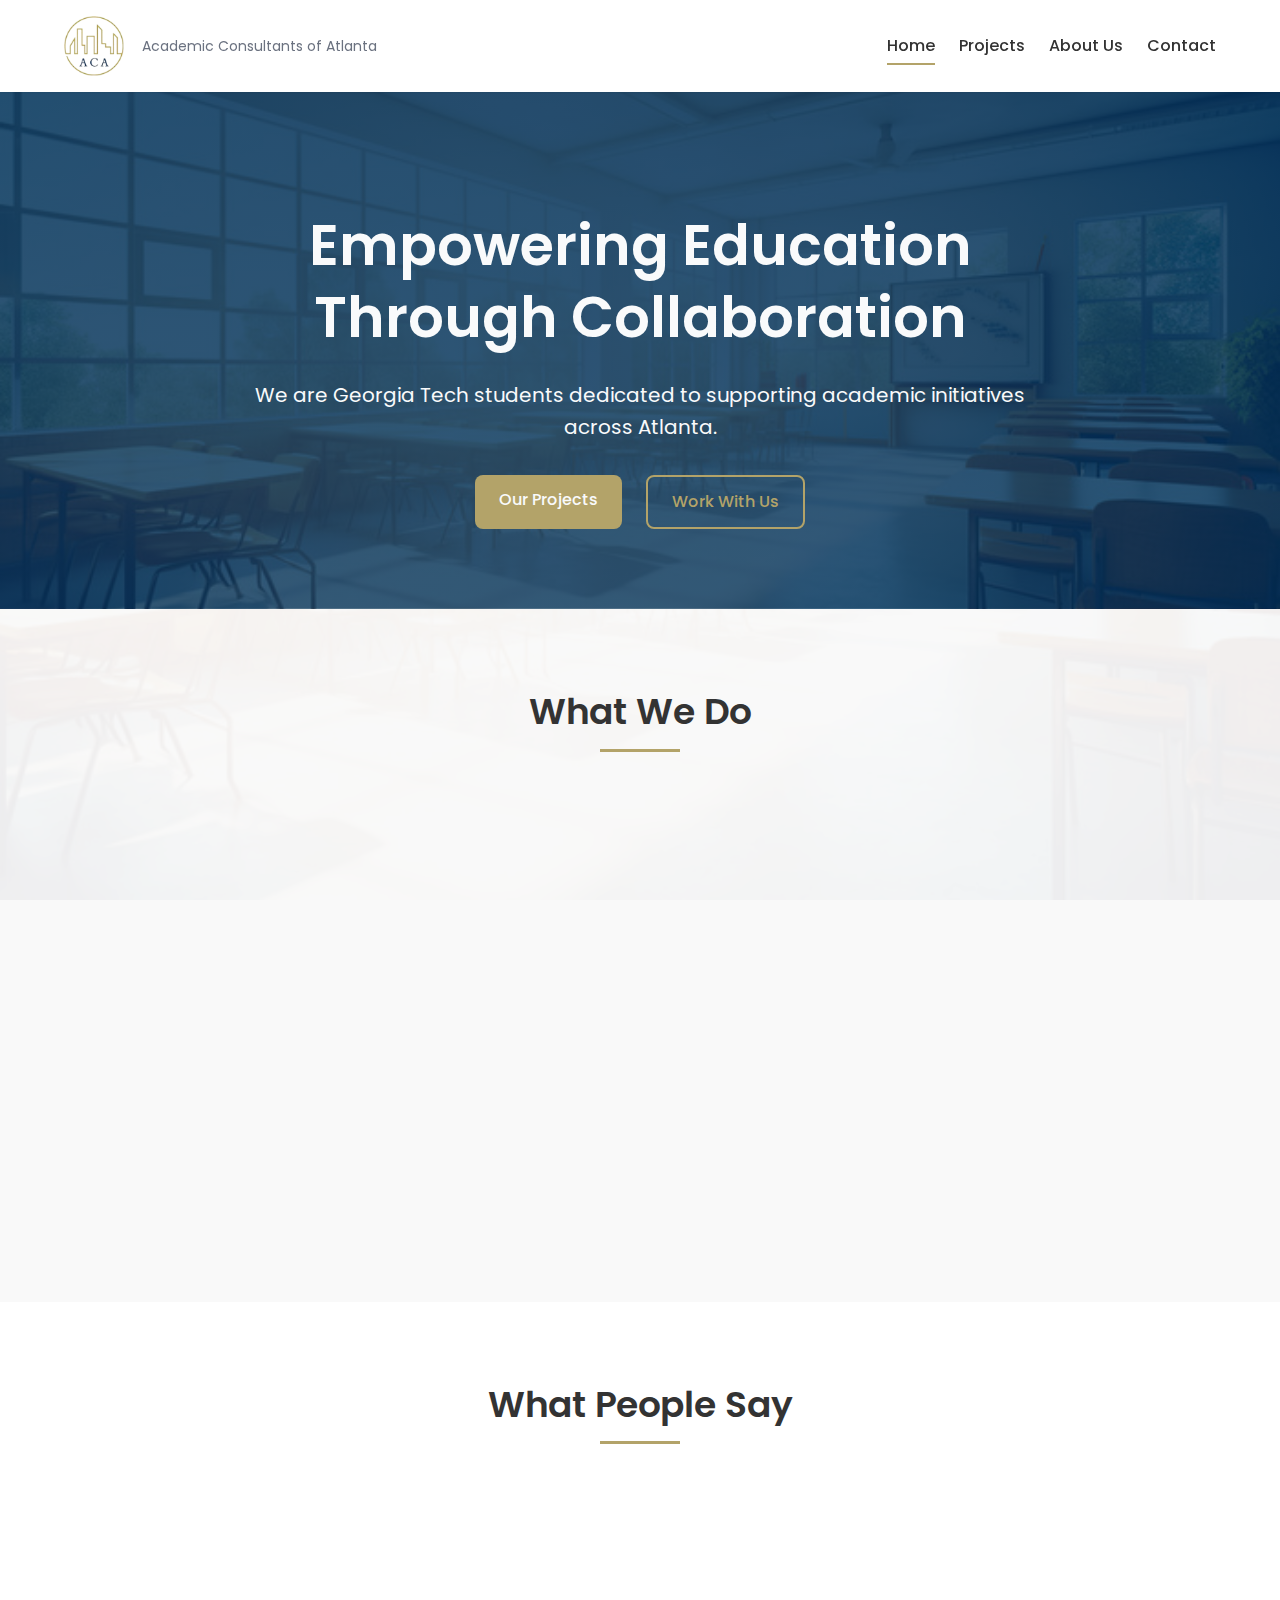
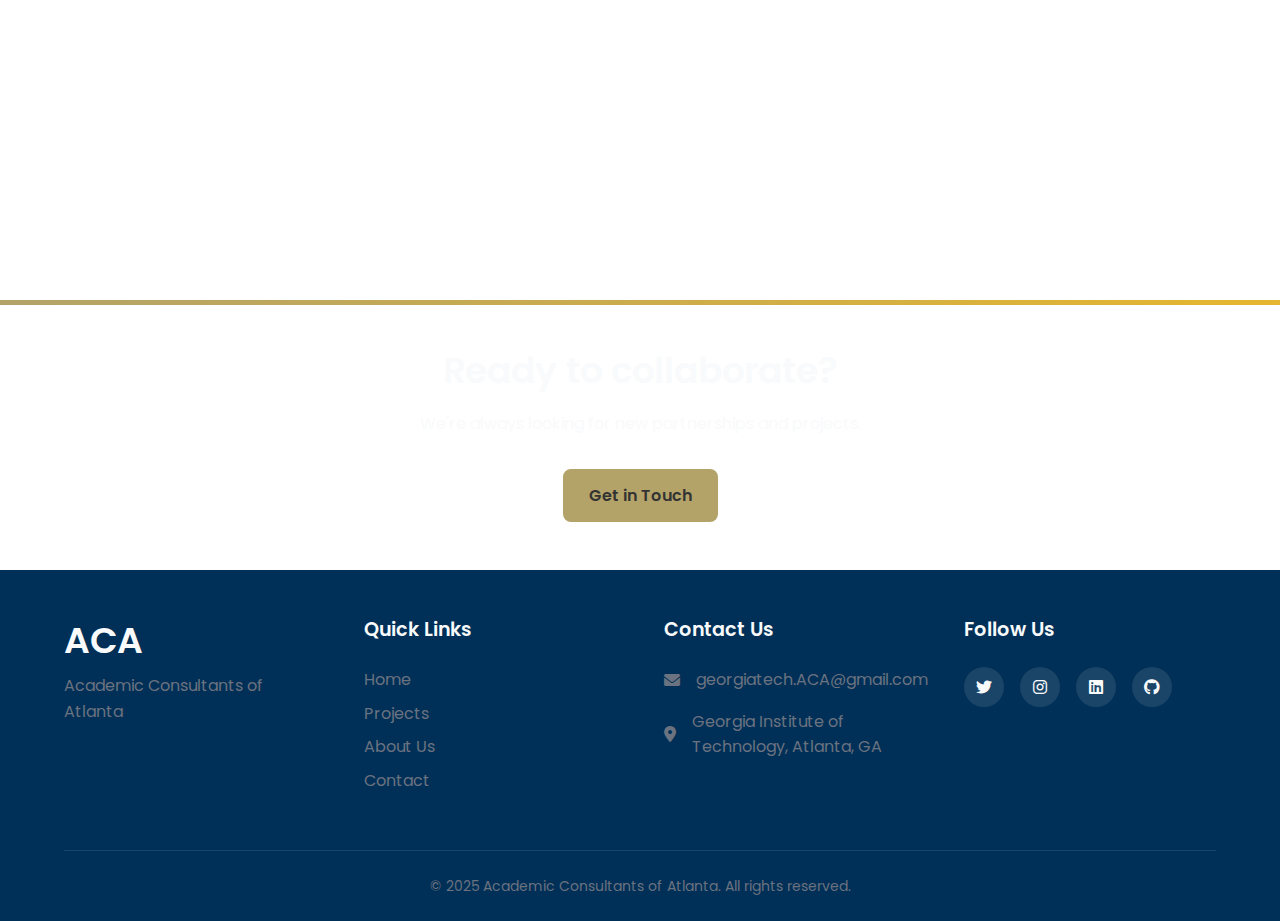
<file: index.html>
<!DOCTYPE html>
<html lang="en">
<head>
    <meta charset="UTF-8">
    <meta name="viewport" content="width=device-width, initial-scale=1.0">
    <title>Academic Consultants of Atlanta | Home</title>
    <link rel="stylesheet" href="css/normalize.css">
    <link rel="stylesheet" href="css/style.css">
    <link rel="stylesheet" href="https://cdnjs.cloudflare.com/ajax/libs/font-awesome/6.0.0/css/all.min.css">
    <link href="https://fonts.googleapis.com/css2?family=Poppins:wght@300;400;500;600;700&display=swap" rel="stylesheet">
</head>
<body>
    <header>
        <div class="container">
            <div class="logo">
                <img src="ACA Information/ACA_Logo-removebg-preview.png" alt="ACA Logo" style="height: 60px; margin-right: 10px;">
                <span>Academic Consultants of Atlanta</span>
            </div>
            <nav>
                <ul class="nav-links">
                    <li><a href="index.html" class="active">Home</a></li>
                    <li><a href="projects.html">Projects</a></li>
                    <li><a href="about.html">About Us</a></li>
                    <li><a href="contact.html">Contact</a></li>
                </ul>
                <div class="hamburger">
                    <span></span>
                    <span></span>
                    <span></span>
                </div>
            </nav>
        </div>
    </header>

    <section class="hero">
        <div class="container">
            <div class="hero-content">
                <h1>Empowering Education Through Collaboration</h1>
                <p>We are Georgia Tech students dedicated to supporting academic initiatives across Atlanta.</p>
                <div class="cta-buttons">
                    <a href="projects.html" class="btn btn-primary">Our Projects</a>
                    <a href="contact.html" class="btn btn-secondary">Work With Us</a>
                </div>
            </div>
        </div>
    </section>

    <section class="features">
        <div class="container">
            <h2 class="section-title">What We Do</h2>
            <div class="feature-grid">
                <div class="feature-card">
                    <div class="icon">
                        <i class="fas fa-chalkboard-teacher"></i>
                    </div>
                    <h3>Academic Consulting</h3>
                    <p>We provide strategic guidance to student organizations and schools to enhance their academic initiatives.</p>
                </div>
                <div class="feature-card">
                    <div class="icon">
                        <i class="fas fa-laptop-code"></i>
                    </div>
                    <h3>AI Workshops</h3>
                    <p>We work with K-12 schools to demonstrate how Microsoft Co-pilot can help with daily tasks, with super positive results.</p>
                </div>
                <div class="feature-card">
                    <div class="icon">
                        <i class="fas fa-users"></i>
                    </div>
                    <h3>Club Collaboration</h3>
                    <p>We collaborate with other clubs at Georgia Tech to develop innovative solutions, including improving revenue streams and optimizing budgeting practices.</p>
                </div>
                <div class="feature-card">
                    <div class="icon">
                        <i class="fas fa-school"></i>
                    </div>
                    <h3>School Outreach</h3>
                    <p>We work with local schools to implement innovative educational programs and resources.</p>
                </div>
            </div>
        </div>
    </section>

    <section class="testimonials">
        <div class="container">
            <h2 class="section-title">What People Say</h2>
            <div class="testimonial-slider">
                <div class="testimonial">
                    <p>"This was an excellent workshop! I found it extremely helpful - I had no idea this resource even existed and thought it was one of the best AI tools I've ever used. The handout was SO helpful that I have it tacked on my bulletin board. As someone from an older generation who isn't a technology person, most of this initially baffled me, but the knowledgeable and well-spoken team made it accessible. With some practice, I'll be able to use it effectively in my classroom."</p>
                    <div class="testimonial-author">
                        <span class="name">Atlanta Elementary School Teacher</span>
                    </div>
                </div>
            </div>
        </div>
    </section>

    <section class="cta">
        <div class="container">
            <h2>Ready to collaborate?</h2>
            <p>We're always looking for new partnerships and projects.</p>
            <a href="contact.html" class="btn btn-primary">Get in Touch</a>
        </div>
    </section>

    <footer>
        <div class="container">
            <div class="footer-content">
                <div class="footer-logo">
                    <h2>ACA</h2>
                    <p>Academic Consultants of Atlanta</p>
                </div>
                <div class="footer-links">
                    <h3>Quick Links</h3>
                    <ul>
                        <li><a href="index.html">Home</a></li>
                        <li><a href="projects.html">Projects</a></li>
                        <li><a href="about.html">About Us</a></li>
                        <li><a href="contact.html">Contact</a></li>
                    </ul>
                </div>
                <div class="footer-contact">
                    <h3>Contact Us</h3>
                    <p><i class="fas fa-envelope"></i> georgiatech.ACA@gmail.com</p>
                    <p><i class="fas fa-map-marker-alt"></i> Georgia Institute of Technology, Atlanta, GA</p>
                </div>
                <div class="footer-social">
                    <h3>Follow Us</h3>
                    <div class="social-icons">
                        <a href="#"><i class="fab fa-twitter"></i></a>
                        <a href="#"><i class="fab fa-instagram"></i></a>
                        <a href="https://www.linkedin.com/groups/13167525/"><i class="fab fa-linkedin"></i></a>
                        <a href="#"><i class="fab fa-github"></i></a>
                    </div>
                </div>
            </div>
            <div class="footer-bottom">
                <p>&copy; 2025 Academic Consultants of Atlanta. All rights reserved.</p>
            </div>
        </div>
    </footer>

    <script src="js/main.js"></script>
</body>
</html>
</file>
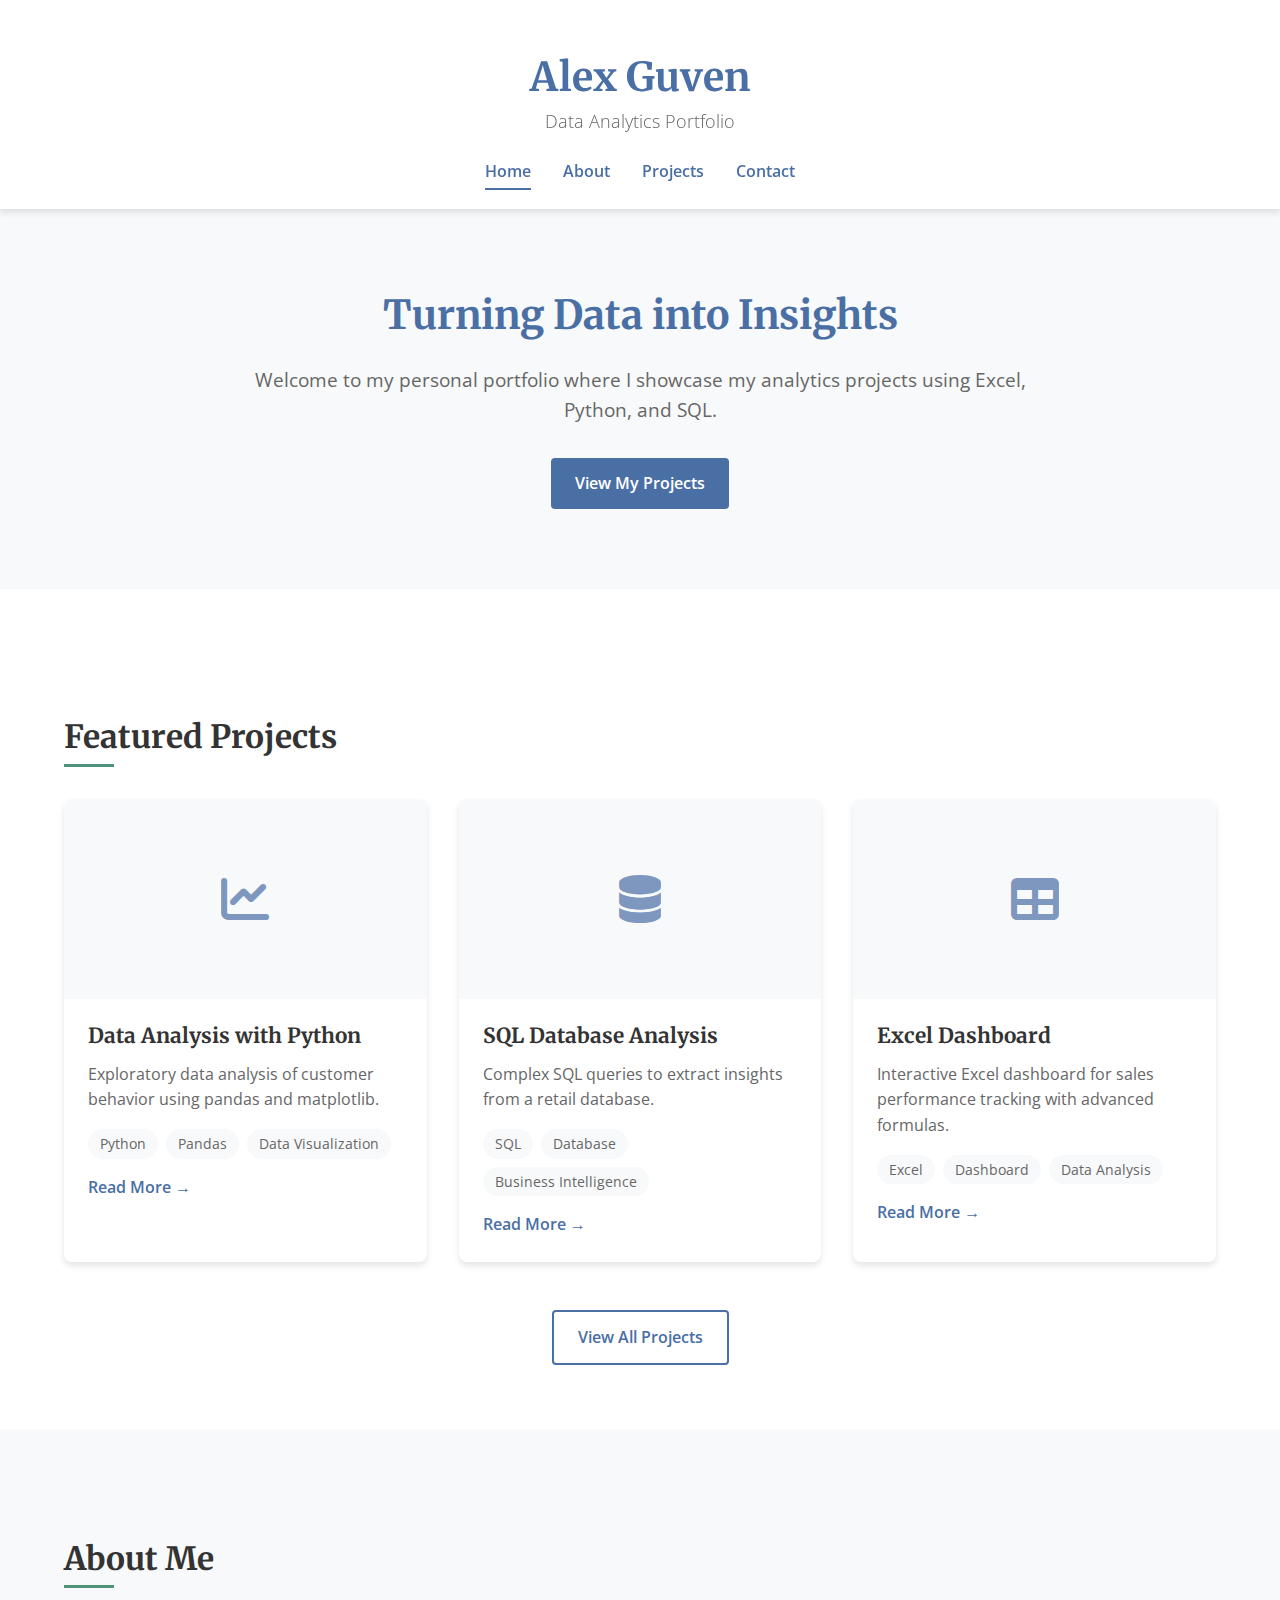
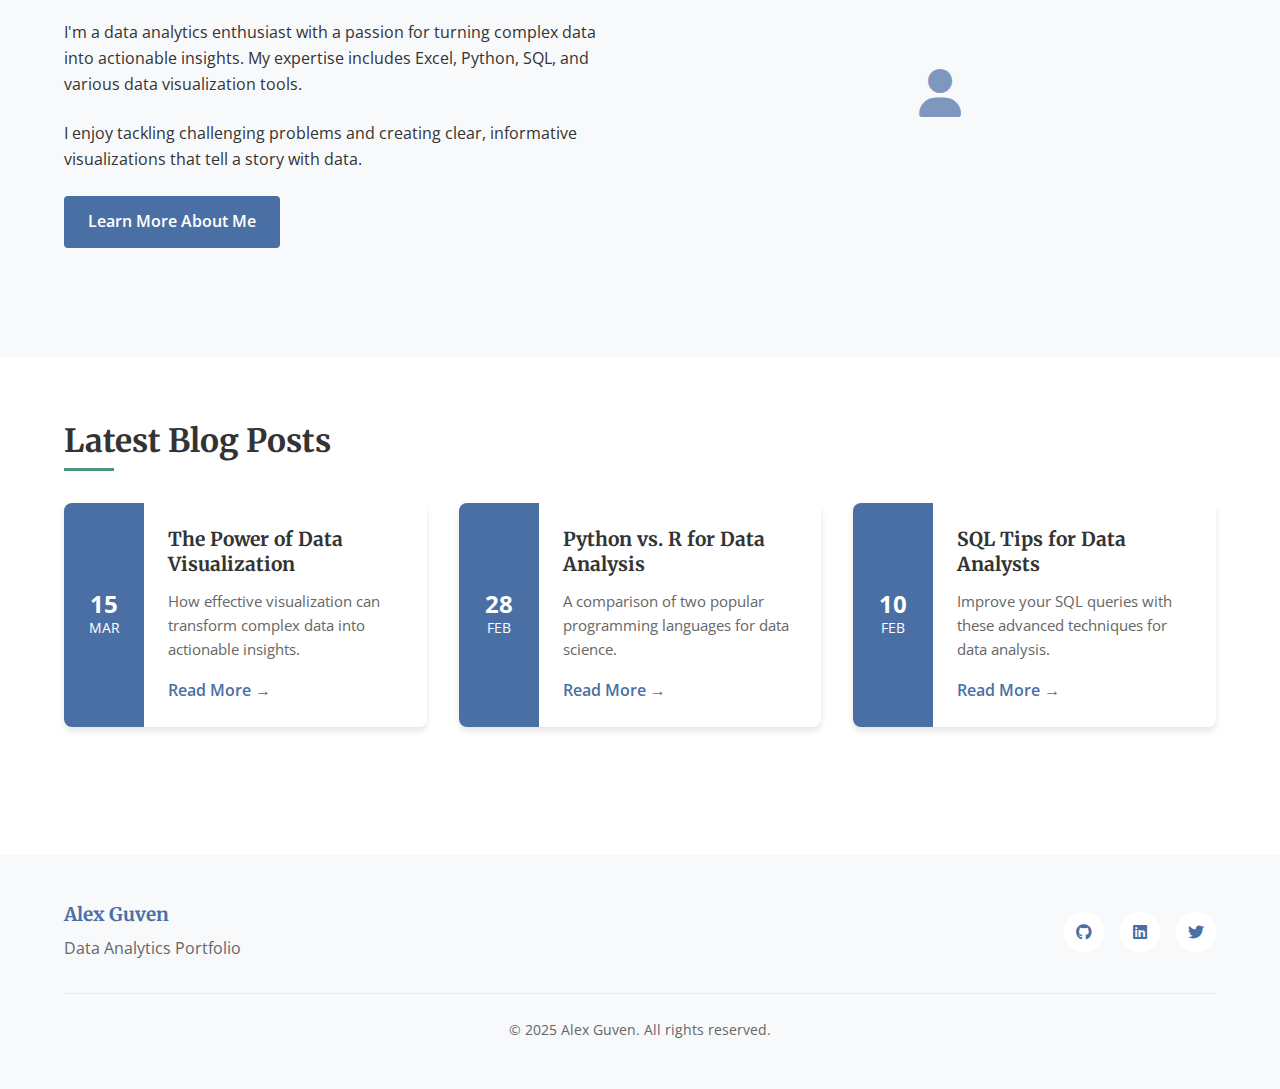
<file: personal-portfolio/index.html>
<!DOCTYPE html>
<html lang="en">
<head>
    <!-- Google tag (gtag.js) -->
    <script async src="https://www.googletagmanager.com/gtag/js?id=G-ZY6CHDNEH3"></script>
    <script>
      window.dataLayer = window.dataLayer || [];
      function gtag(){dataLayer.push(arguments);}
      gtag('js', new Date());

      gtag('config', 'G-ZY6CHDNEH3');
    </script>
    <meta charset="UTF-8">
    <meta name="viewport" content="width=device-width, initial-scale=1.0">
    <title>Alex Guven | Data Analytics Portfolio</title>
    <link rel="stylesheet" href="css/normalize.css">
    <link rel="stylesheet" href="css/style.css">
    <link rel="stylesheet" href="https://cdnjs.cloudflare.com/ajax/libs/font-awesome/6.4.0/css/all.min.css">
    <link href="https://fonts.googleapis.com/css2?family=Merriweather:wght@300;400;700&family=Open+Sans:wght@300;400;600&display=swap" rel="stylesheet">
</head>
<body>
    <header>
        <div class="container">
            <div class="header-content">
                <h1 class="site-title">Alex Guven</h1>
                <p class="site-description">Data Analytics Portfolio</p>
            </div>
            <nav>
                <ul>
                    <li><a href="index.html" class="active">Home</a></li>
                    <li><a href="about.html">About</a></li>
                    <li><a href="projects.html">Projects</a></li>
                    <li><a href="contact.html">Contact</a></li>
                </ul>
            </nav>
        </div>
    </header>

    <section class="hero">
        <div class="container">
            <div class="hero-content">
                <h2>Turning Data into Insights</h2>
                <p>Welcome to my personal portfolio where I showcase my analytics projects using Excel, Python, and SQL.</p>
                <a href="projects.html" class="btn">View My Projects</a>
            </div>
        </div>
    </section>

    <section class="featured-projects">
        <div class="container">
            <h2 class="section-title">Featured Projects</h2>
            <div class="projects-grid">
                <article class="project-card">
                    <div class="project-image placeholder-image">
                        <div class="image-overlay">
                            <i class="fas fa-chart-line"></i>
                        </div>
                    </div>
                    <div class="project-content">
                        <h3>Data Analysis with Python</h3>
                        <p>Exploratory data analysis of customer behavior using pandas and matplotlib.</p>
                        <div class="project-tags">
                            <span>Python</span>
                            <span>Pandas</span>
                            <span>Data Visualization</span>
                        </div>
                        <a href="projects.html" class="read-more">Read More</a>
                    </div>
                </article>
                
                <article class="project-card">
                    <div class="project-image placeholder-image">
                        <div class="image-overlay">
                            <i class="fas fa-database"></i>
                        </div>
                    </div>
                    <div class="project-content">
                        <h3>SQL Database Analysis</h3>
                        <p>Complex SQL queries to extract insights from a retail database.</p>
                        <div class="project-tags">
                            <span>SQL</span>
                            <span>Database</span>
                            <span>Business Intelligence</span>
                        </div>
                        <a href="projects.html" class="read-more">Read More</a>
                    </div>
                </article>
                
                <article class="project-card">
                    <div class="project-image placeholder-image">
                        <div class="image-overlay">
                            <i class="fas fa-table"></i>
                        </div>
                    </div>
                    <div class="project-content">
                        <h3>Excel Dashboard</h3>
                        <p>Interactive Excel dashboard for sales performance tracking with advanced formulas.</p>
                        <div class="project-tags">
                            <span>Excel</span>
                            <span>Dashboard</span>
                            <span>Data Analysis</span>
                        </div>
                        <a href="projects.html" class="read-more">Read More</a>
                    </div>
                </article>
            </div>
            <div class="view-all">
                <a href="projects.html" class="btn btn-outline">View All Projects</a>
            </div>
        </div>
    </section>

    <section class="about-preview">
        <div class="container">
            <div class="about-grid">
                <div class="about-content">
                    <h2 class="section-title">About Me</h2>
                    <p>I'm a data analytics enthusiast with a passion for turning complex data into actionable insights. My expertise includes Excel, Python, SQL, and various data visualization tools.</p>
                    <p>I enjoy tackling challenging problems and creating clear, informative visualizations that tell a story with data.</p>
                    <a href="about.html" class="btn">Learn More About Me</a>
                </div>
                <div class="about-image placeholder-image">
                    <div class="image-overlay">
                        <i class="fas fa-user"></i>
                    </div>
                </div>
            </div>
        </div>
    </section>

    <section class="latest-posts">
        <div class="container">
            <h2 class="section-title">Latest Blog Posts</h2>
            <div class="posts-grid">
                <article class="post-card">
                    <div class="post-date">
                        <span class="day">15</span>
                        <span class="month">Mar</span>
                    </div>
                    <div class="post-content">
                        <h3>The Power of Data Visualization</h3>
                        <p>How effective visualization can transform complex data into actionable insights.</p>
                        <a href="#" class="read-more">Read More</a>
                    </div>
                </article>
                
                <article class="post-card">
                    <div class="post-date">
                        <span class="day">28</span>
                        <span class="month">Feb</span>
                    </div>
                    <div class="post-content">
                        <h3>Python vs. R for Data Analysis</h3>
                        <p>A comparison of two popular programming languages for data science.</p>
                        <a href="#" class="read-more">Read More</a>
                    </div>
                </article>
                
                <article class="post-card">
                    <div class="post-date">
                        <span class="day">10</span>
                        <span class="month">Feb</span>
                    </div>
                    <div class="post-content">
                        <h3>SQL Tips for Data Analysts</h3>
                        <p>Improve your SQL queries with these advanced techniques for data analysis.</p>
                        <a href="#" class="read-more">Read More</a>
                    </div>
                </article>
            </div>
        </div>
    </section>

    <footer>
        <div class="container">
            <div class="footer-content">
                <div class="footer-info">
                    <h3>Alex Guven</h3>
                    <p>Data Analytics Portfolio</p>
                </div>
                <div class="footer-social">
                    <a href="#" aria-label="GitHub"><i class="fab fa-github"></i></a>
                    <a href="#" aria-label="LinkedIn"><i class="fab fa-linkedin"></i></a>
                    <a href="#" aria-label="Twitter"><i class="fab fa-twitter"></i></a>
                </div>
            </div>
            <div class="footer-bottom">
                <p>&copy; 2025 Alex Guven. All rights reserved.</p>
            </div>
        </div>
    </footer>

    <script src="js/main.js"></script>
</body>
</html>
</file>
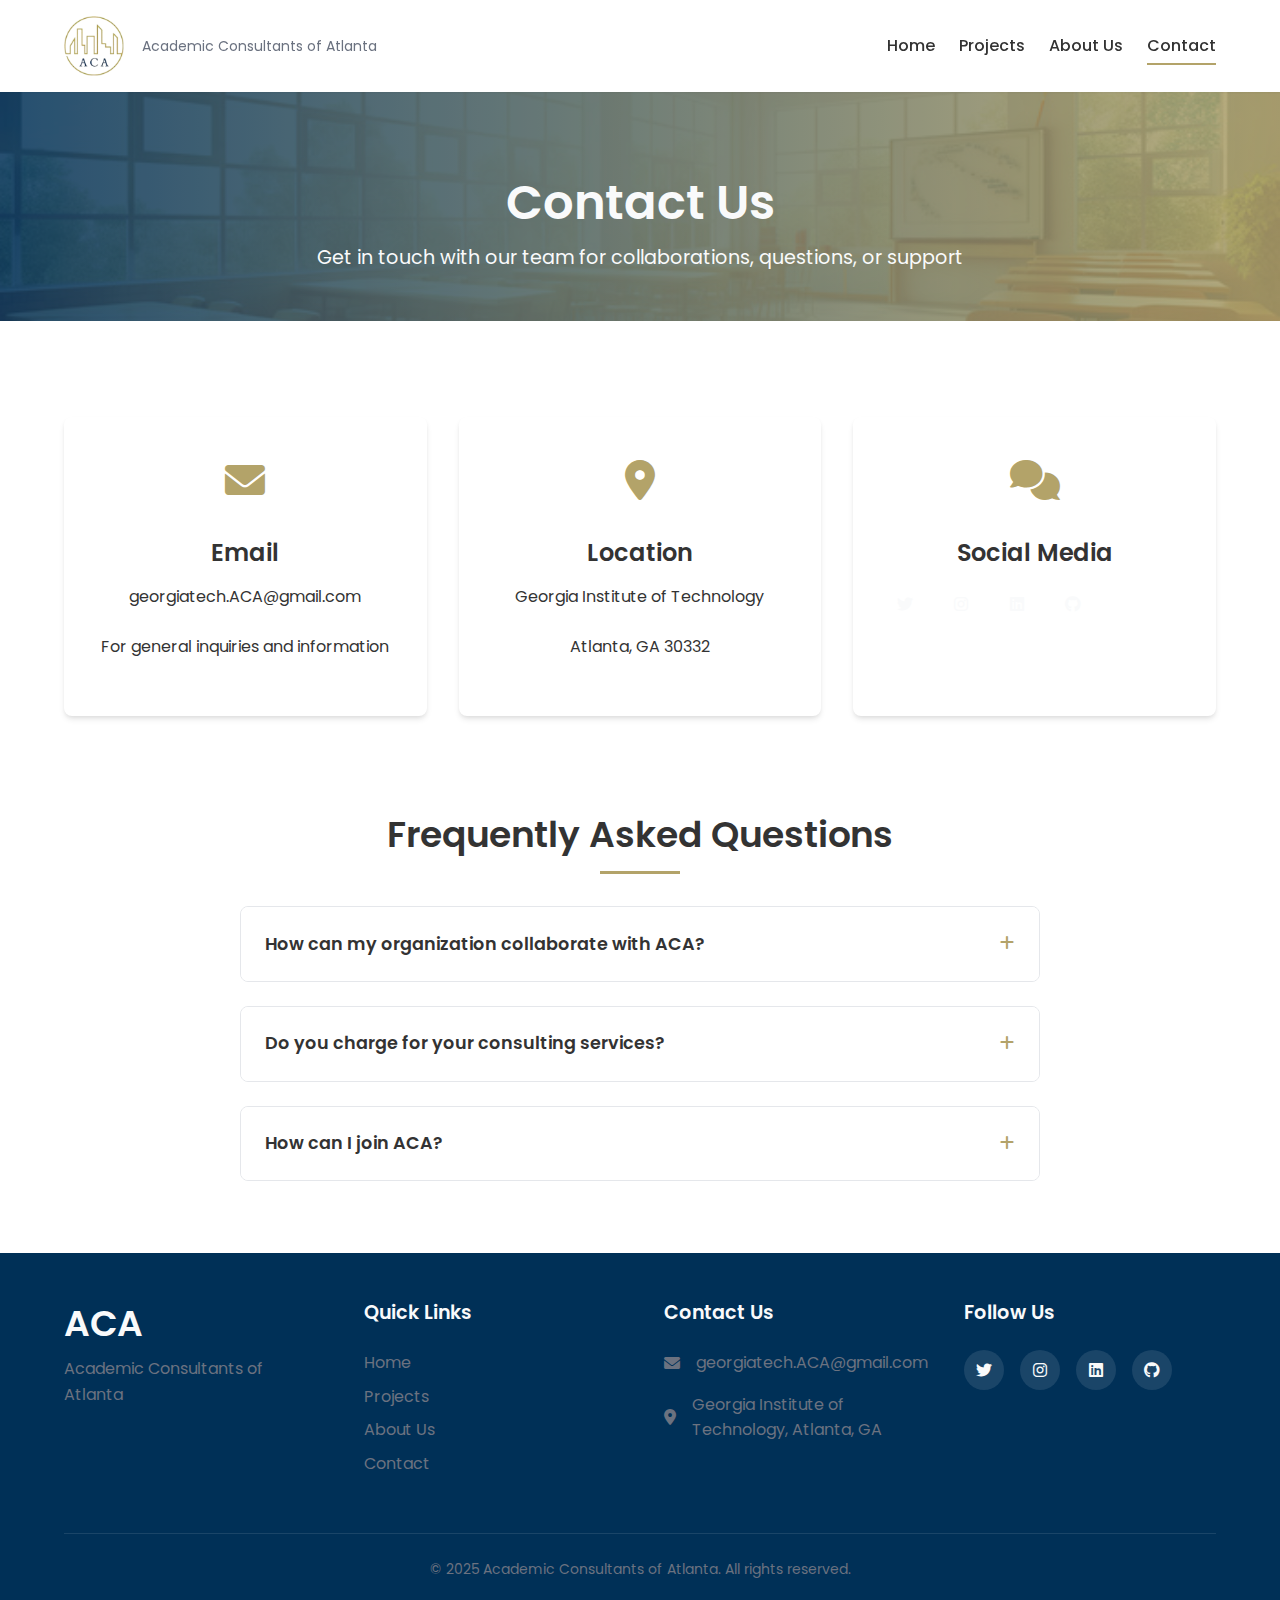
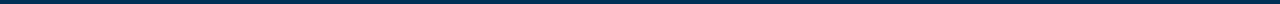
<file: contact.html>
<!DOCTYPE html>
<html lang="en">
<head>
    <meta charset="UTF-8">
    <meta name="viewport" content="width=device-width, initial-scale=1.0">
    <title>Academic Consultants of Atlanta | Contact</title>
    <link rel="stylesheet" href="css/normalize.css">
    <link rel="stylesheet" href="css/style.css">
    <link rel="stylesheet" href="https://cdnjs.cloudflare.com/ajax/libs/font-awesome/6.0.0/css/all.min.css">
    <link href="https://fonts.googleapis.com/css2?family=Poppins:wght@300;400;500;600;700&display=swap" rel="stylesheet">
</head>
<body>
    <header>
        <div class="container">
            <div class="logo">
                <img src="ACA Information/ACA_Logo-removebg-preview.png" alt="ACA Logo" style="height: 60px; margin-right: 10px;">
                <span>Academic Consultants of Atlanta</span>
            </div>
            <nav>
                <ul class="nav-links">
                    <li><a href="index.html">Home</a></li>
                    <li><a href="projects.html">Projects</a></li>
                    <li><a href="about.html">About Us</a></li>
                    <li><a href="contact.html" class="active">Contact</a></li>
                </ul>
                <div class="hamburger">
                    <span></span>
                    <span></span>
                    <span></span>
                </div>
            </nav>
        </div>
    </header>

    <section class="page-header">
        <div class="container">
            <h1>Contact Us</h1>
            <p>Get in touch with our team for collaborations, questions, or support</p>
        </div>
    </section>

    <section class="contact-info">
        <div class="container">
            <div class="contact-grid">
                <div class="contact-card">
                    <div class="icon">
                        <i class="fas fa-envelope"></i>
                    </div>
                    <h3>Email</h3>
                    <p>georgiatech.ACA@gmail.com</p>
                    <p>For general inquiries and information</p>
                </div>
                <div class="contact-card">
                    <div class="icon">
                        <i class="fas fa-map-marker-alt"></i>
                    </div>
                    <h3>Location</h3>
                    <p>Georgia Institute of Technology</p>
                    <p>Atlanta, GA 30332</p>
                </div>
                <div class="contact-card">
                    <div class="icon">
                        <i class="fas fa-comments"></i>
                    </div>
                    <h3>Social Media</h3>
                    <div class="social-icons">
                        <a href="#"><i class="fab fa-twitter"></i></a>
                        <a href="#"><i class="fab fa-instagram"></i></a>
                        <a href="https://www.linkedin.com/groups/13167525/"><i class="fab fa-linkedin"></i></a>
                        <a href="#"><i class="fab fa-github"></i></a>
                    </div>
                </div>
            </div>
        </div>
    </section>


    <section class="faq">
        <div class="container">
            <h2 class="section-title">Frequently Asked Questions</h2>
            <div class="faq-container">
                <div class="faq-item">
                    <div class="faq-question">
                        <h3>How can my organization collaborate with ACA?</h3>
                        <span class="faq-toggle"><i class="fas fa-plus"></i></span>
                    </div>
                    <div class="faq-answer">
                        <p>We're always open to new collaborations! Fill out our contact form with details about your organization and project ideas, and our team will get back to you to discuss potential partnerships.</p>
                    </div>
                </div>
                <div class="faq-item">
                    <div class="faq-question">
                        <h3>Do you charge for your consulting services?</h3>
                        <span class="faq-toggle"><i class="fas fa-plus"></i></span>
                    </div>
                    <div class="faq-answer">
                        <p>No, all of our services are completely free. As a pro-bono student organization, we provide all our consulting services at no cost to our partners.</p>
                    </div>
                </div>
                <div class="faq-item">
                    <div class="faq-question">
                        <h3>How can I join ACA?</h3>
                        <span class="faq-toggle"><i class="fas fa-plus"></i></span>
                    </div>
                    <div class="faq-answer">
                        <p>If you're interested in joining our team, please contact us at georgiatech.ACA@gmail.com. We're always looking for passionate Georgia Tech students to join our mission.</p>
                    </div>
                </div>
            </div>
        </div>
    </section>

    <footer>
        <div class="container">
            <div class="footer-content">
                <div class="footer-logo">
                    <h2>ACA</h2>
                    <p>Academic Consultants of Atlanta</p>
                </div>
                <div class="footer-links">
                    <h3>Quick Links</h3>
                    <ul>
                        <li><a href="index.html">Home</a></li>
                        <li><a href="projects.html">Projects</a></li>
                        <li><a href="about.html">About Us</a></li>
                        <li><a href="contact.html">Contact</a></li>
                    </ul>
                </div>
                <div class="footer-contact">
                    <h3>Contact Us</h3>
                    <p><i class="fas fa-envelope"></i> georgiatech.ACA@gmail.com</p>
                    <p><i class="fas fa-map-marker-alt"></i> Georgia Institute of Technology, Atlanta, GA</p>
                </div>
                <div class="footer-social">
                    <h3>Follow Us</h3>
                    <div class="social-icons">
                        <a href="#"><i class="fab fa-twitter"></i></a>
                        <a href="#"><i class="fab fa-instagram"></i></a>
                        <a href="https://www.linkedin.com/groups/13167525/"><i class="fab fa-linkedin"></i></a>
                        <a href="#"><i class="fab fa-github"></i></a>
                    </div>
                </div>
            </div>
            <div class="footer-bottom">
                <p>&copy; 2025 Academic Consultants of Atlanta. All rights reserved.</p>
            </div>
        </div>
    </footer>

    <script src="js/main.js"></script>
</body>
</html>
</file>
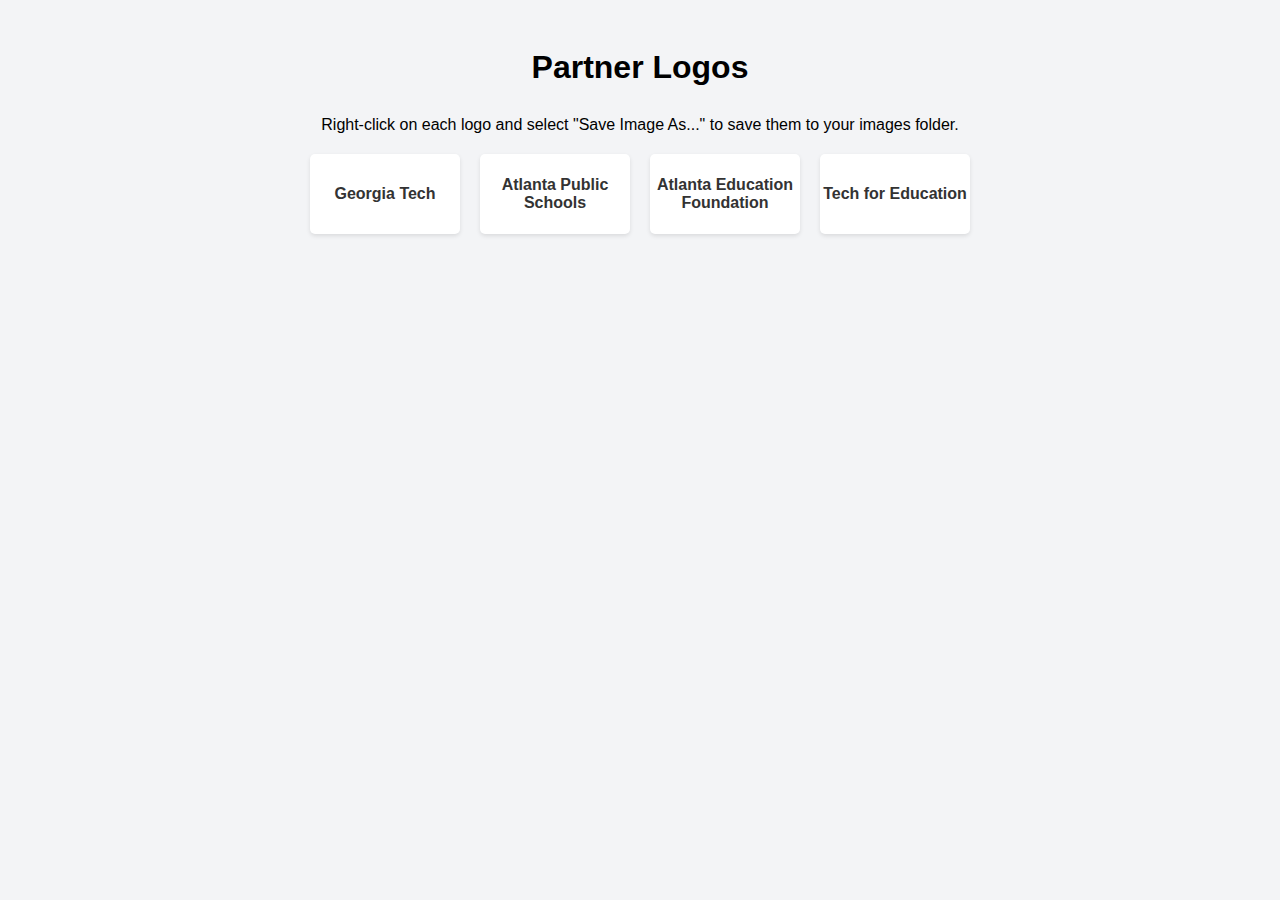
<file: partner-logos.html>
<!DOCTYPE html>
<html lang="en">
<head>
    <meta charset="UTF-8">
    <meta name="viewport" content="width=device-width, initial-scale=1.0">
    <title>Partner Logos</title>
    <style>
        body {
            font-family: 'Arial', sans-serif;
            background-color: #f3f4f6;
            padding: 20px;
        }
        .logo-container {
            display: flex;
            flex-wrap: wrap;
            gap: 20px;
            justify-content: center;
        }
        .logo {
            width: 150px;
            height: 80px;
            background-color: #ffffff;
            display: flex;
            align-items: center;
            justify-content: center;
            border-radius: 5px;
            box-shadow: 0 2px 4px rgba(0,0,0,0.1);
            font-weight: bold;
            color: #333;
            text-align: center;
        }
        h1 {
            text-align: center;
            margin-bottom: 30px;
        }
        p {
            text-align: center;
            margin-bottom: 20px;
        }
    </style>
</head>
<body>
    <h1>Partner Logos</h1>
    <p>Right-click on each logo and select "Save Image As..." to save them to your images folder.</p>
    
    <div class="logo-container">
        <div class="logo">Georgia Tech</div>
        <div class="logo">Atlanta Public Schools</div>
        <div class="logo">Atlanta Education Foundation</div>
        <div class="logo">Tech for Education</div>
    </div>
</body>
</html>
</file>
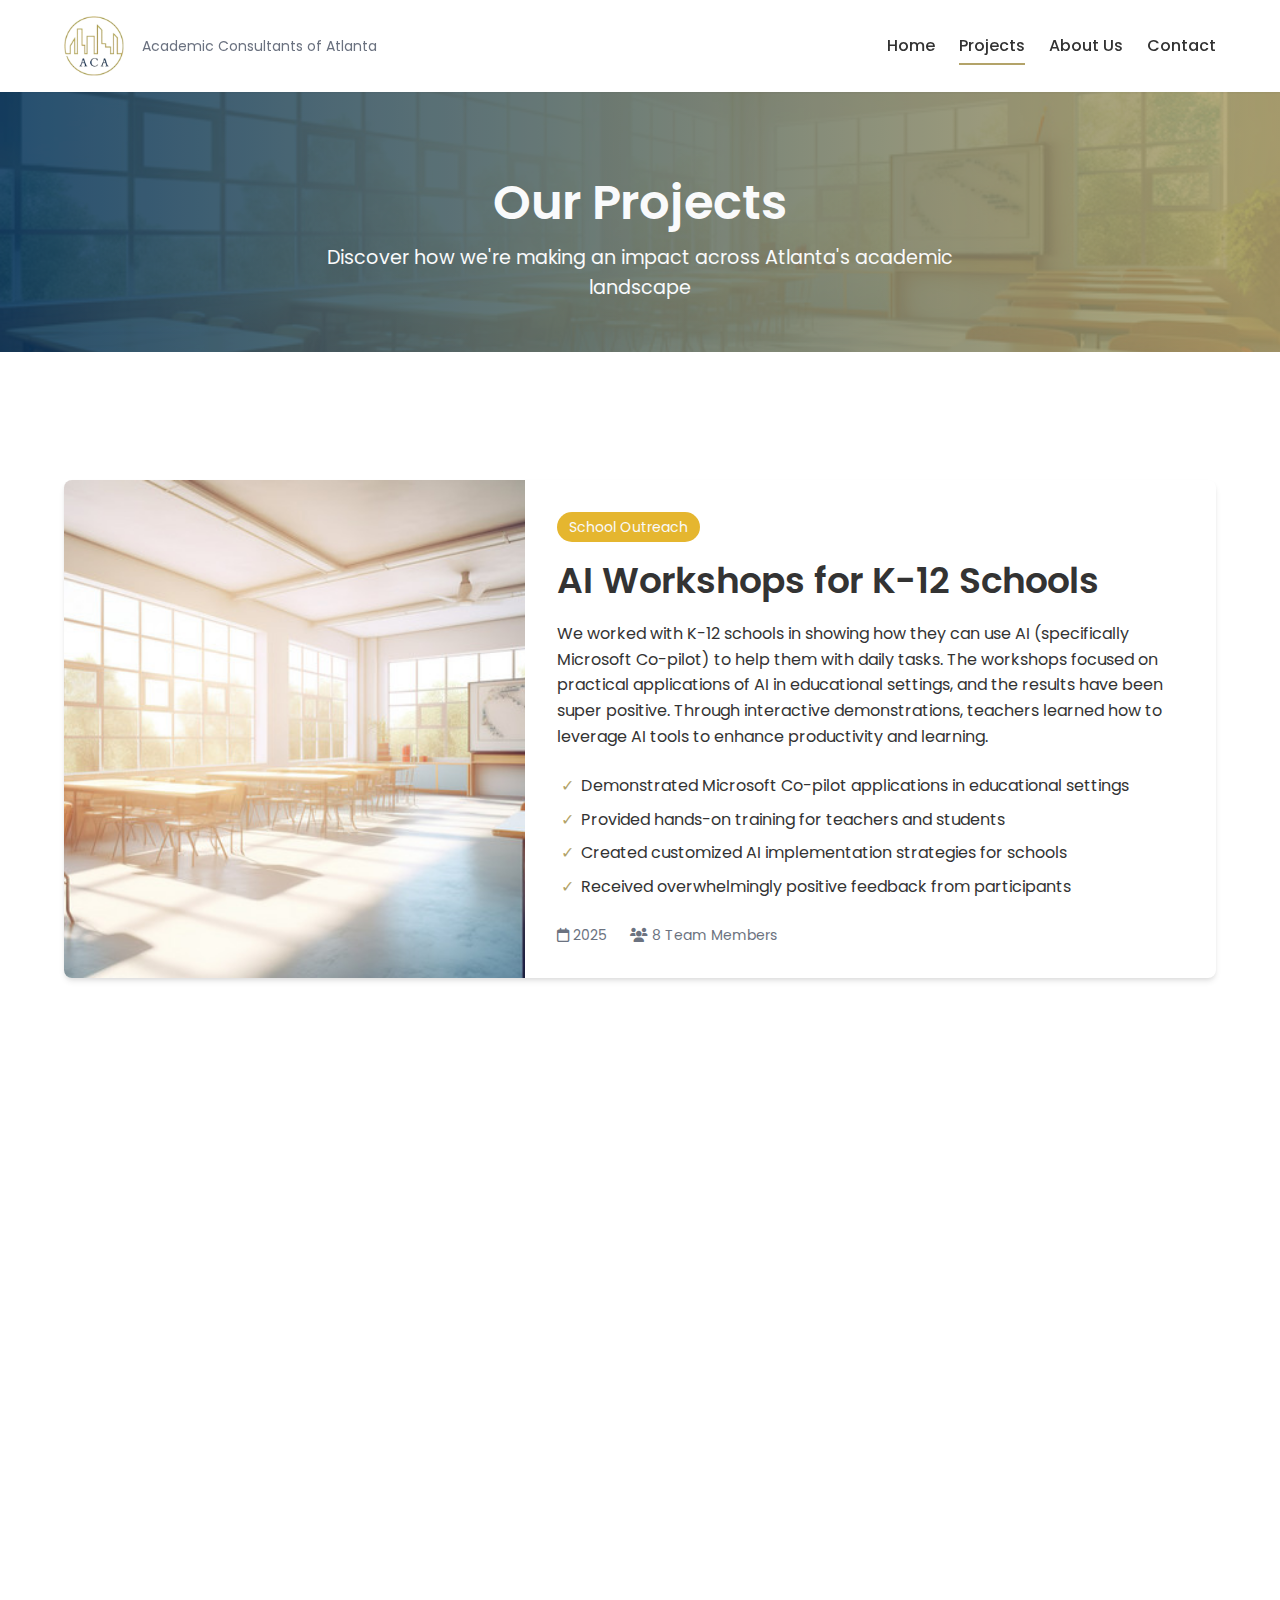
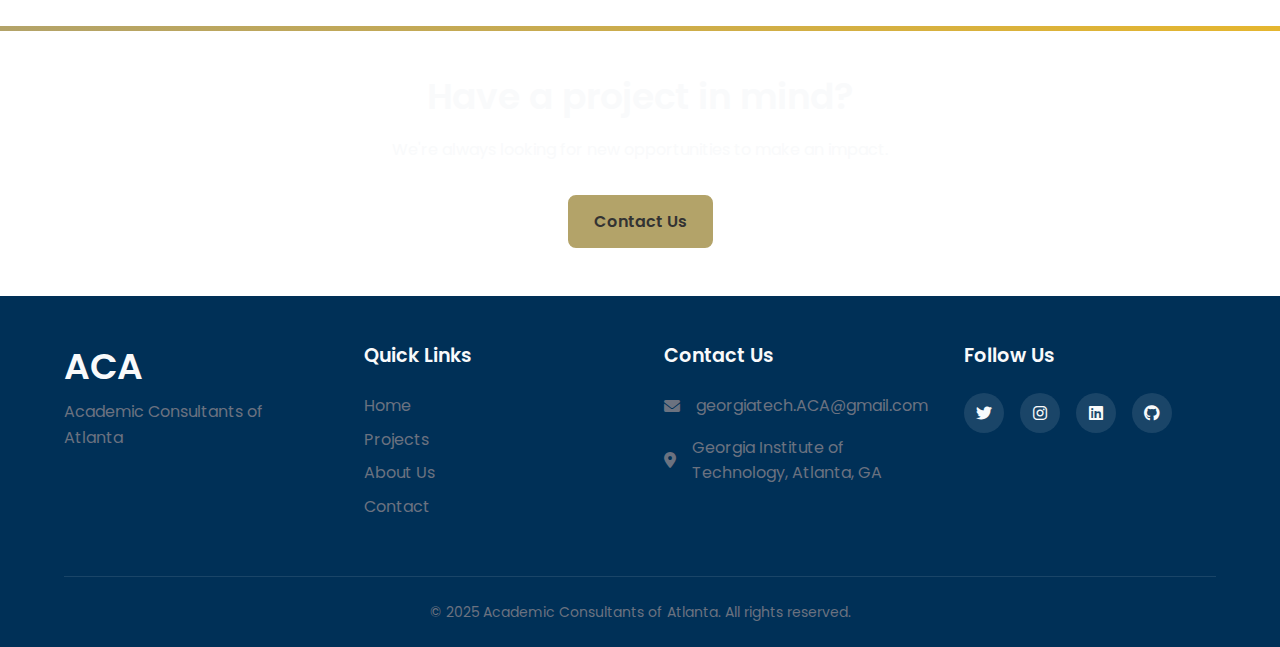
<file: projects.html>
<!DOCTYPE html>
<html lang="en">
<head>
    <meta charset="UTF-8">
    <meta name="viewport" content="width=device-width, initial-scale=1.0">
    <title>Academic Consultants of Atlanta | Projects</title>
    <link rel="stylesheet" href="css/normalize.css">
    <link rel="stylesheet" href="css/style.css">
    <link rel="stylesheet" href="https://cdnjs.cloudflare.com/ajax/libs/font-awesome/6.0.0/css/all.min.css">
    <link href="https://fonts.googleapis.com/css2?family=Poppins:wght@300;400;500;600;700&display=swap" rel="stylesheet">
</head>
<body>
    <header>
        <div class="container">
            <div class="logo">
                <img src="ACA Information/ACA_Logo-removebg-preview.png" alt="ACA Logo" style="height: 60px; margin-right: 10px;">
                <span>Academic Consultants of Atlanta</span>
            </div>
            <nav>
                <ul class="nav-links">
                    <li><a href="index.html">Home</a></li>
                    <li><a href="projects.html" class="active">Projects</a></li>
                    <li><a href="about.html">About Us</a></li>
                    <li><a href="contact.html">Contact</a></li>
                </ul>
                <div class="hamburger">
                    <span></span>
                    <span></span>
                    <span></span>
                </div>
            </nav>
        </div>
    </header>

    <section class="page-header">
        <div class="container">
            <h1>Our Projects</h1>
            <p>Discover how we're making an impact across Atlanta's academic landscape</p>
        </div>
    </section>

    <section class="projects">
        <div class="container">
            <div class="project-card">
                <div class="project-image">
                    <img src="School Background.jpeg" alt="AI Workshop">
                </div>
                <div class="project-content">
                    <span class="project-category">School Outreach</span>
                    <h2>AI Workshops for K-12 Schools</h2>
                    <p>We worked with K-12 schools in showing how they can use AI (specifically Microsoft Co-pilot) to help them with daily tasks. The workshops focused on practical applications of AI in educational settings, and the results have been super positive. Through interactive demonstrations, teachers learned how to leverage AI tools to enhance productivity and learning.</p>
                    <ul class="project-highlights">
                        <li>Demonstrated Microsoft Co-pilot applications in educational settings</li>
                        <li>Provided hands-on training for teachers and students</li>
                        <li>Created customized AI implementation strategies for schools</li>
                        <li>Received overwhelmingly positive feedback from participants</li>
                    </ul>
                    <div class="project-meta">
                        <span><i class="far fa-calendar"></i> 2025</span>
                        <span><i class="fas fa-users"></i> 8 Team Members</span>
                    </div>
                </div>
            </div>

            <div class="project-card">
                <div class="project-image">
                    <img src="Newspaper.avif" alt="Newspaper Project">
                </div>
                <div class="project-content">
                    <span class="project-category">Student Media</span>
                    <h2>High School Newspaper Project</h2>
                    <p>We collaborated with local high schools to revitalize their student newspapers. Our team provided guidance on digital publishing, content strategy, and modern journalism practices to help students create engaging and informative school publications.</p>
                    <ul class="project-highlights">
                        <li>Developed digital publishing workflows for student newspapers</li>
                        <li>Trained student editors on content management and layout design</li>
                        <li>Implemented sustainable publishing models for long-term success</li>
                        <li>Increased student engagement with school media</li>
                    </ul>
                    <div class="project-meta">
                        <span><i class="far fa-calendar"></i> 2024</span>
                        <span><i class="fas fa-users"></i> 5 Team Members</span>
                    </div>
                </div>
            </div>


        </div>
    </section>

    <section class="cta">
        <div class="container">
            <h2>Have a project in mind?</h2>
            <p>We're always looking for new opportunities to make an impact.</p>
            <a href="contact.html" class="btn btn-primary">Contact Us</a>
        </div>
    </section>

    <footer>
        <div class="container">
            <div class="footer-content">
                <div class="footer-logo">
                    <h2>ACA</h2>
                    <p>Academic Consultants of Atlanta</p>
                </div>
                <div class="footer-links">
                    <h3>Quick Links</h3>
                    <ul>
                        <li><a href="index.html">Home</a></li>
                        <li><a href="projects.html">Projects</a></li>
                        <li><a href="about.html">About Us</a></li>
                        <li><a href="contact.html">Contact</a></li>
                    </ul>
                </div>
                <div class="footer-contact">
                    <h3>Contact Us</h3>
                    <p><i class="fas fa-envelope"></i> georgiatech.ACA@gmail.com</p>
                    <p><i class="fas fa-map-marker-alt"></i> Georgia Institute of Technology, Atlanta, GA</p>
                </div>
                <div class="footer-social">
                    <h3>Follow Us</h3>
                    <div class="social-icons">
                        <a href="#"><i class="fab fa-twitter"></i></a>
                        <a href="#"><i class="fab fa-instagram"></i></a>
                        <a href="#"><i class="fab fa-linkedin"></i></a>
                        <a href="#"><i class="fab fa-github"></i></a>
                    </div>
                </div>
            </div>
            <div class="footer-bottom">
                <p>&copy; 2025 Academic Consultants of Atlanta. All rights reserved.</p>
            </div>
        </div>
    </footer>

    <script src="js/main.js"></script>
</body>
</html>
</file>
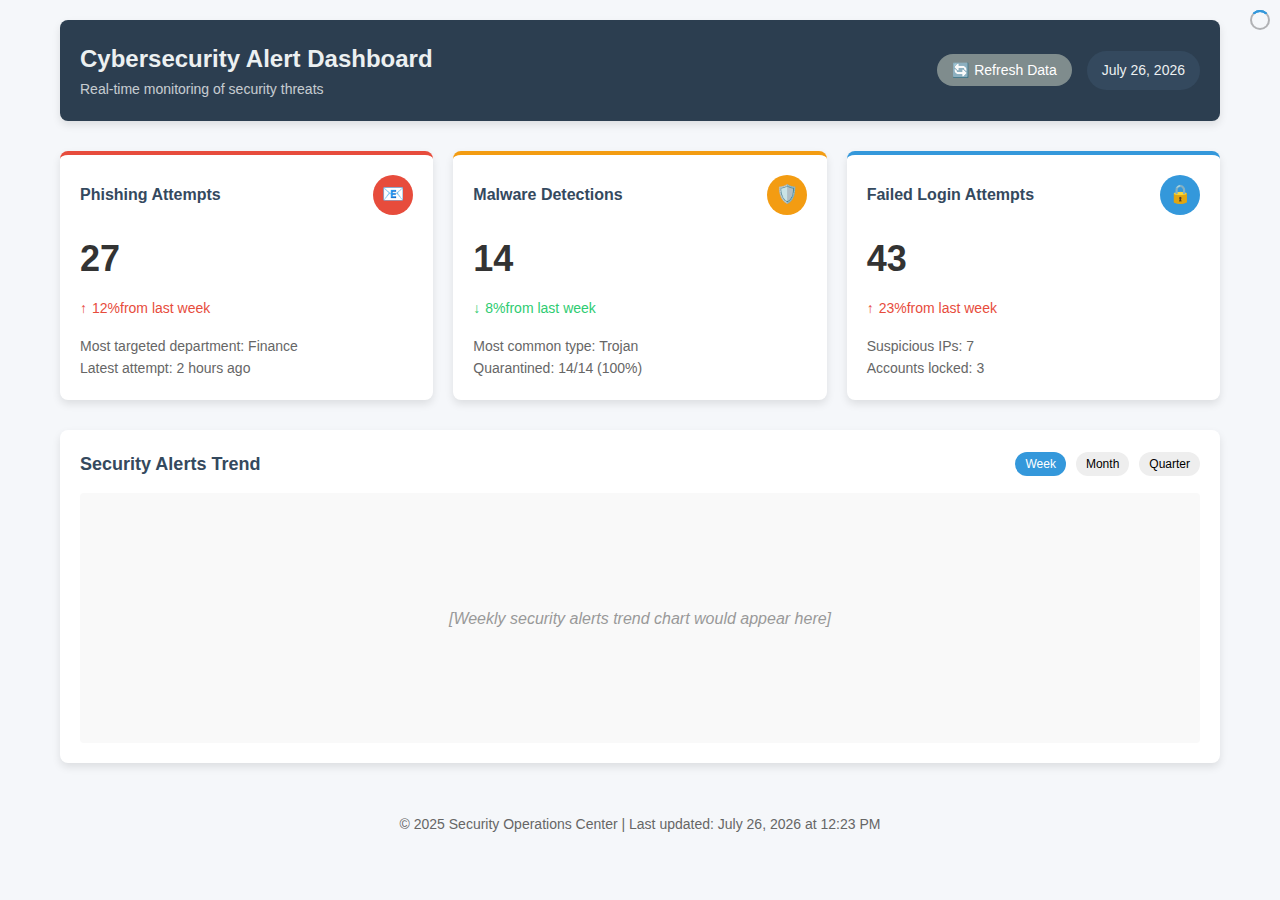
<file: security-dashboard.html>
<!DOCTYPE html>
<html lang="en">
<head>
    <meta charset="UTF-8">
    <meta name="viewport" content="width=device-width, initial-scale=1.0">
    <title>Cybersecurity Alert Dashboard</title>
    <style>
        :root {
            --primary-color: #2c3e50;
            --secondary-color: #34495e;
            --accent-color: #3498db;
            --danger-color: #e74c3c;
            --warning-color: #f39c12;
            --success-color: #2ecc71;
            --text-color: #333;
            --light-text: #ecf0f1;
            --card-shadow: 0 4px 8px rgba(0, 0, 0, 0.1);
            --hover-shadow: 0 8px 16px rgba(0, 0, 0, 0.2);
        }

        * {
            margin: 0;
            padding: 0;
            box-sizing: border-box;
            font-family: 'Segoe UI', Tahoma, Geneva, Verdana, sans-serif;
        }

        body {
            background-color: #f5f7fa;
            color: var(--text-color);
            line-height: 1.6;
        }

        .container {
            max-width: 1200px;
            margin: 0 auto;
            padding: 20px;
        }

        header {
            background-color: var(--primary-color);
            color: var(--light-text);
            padding: 20px 0;
            margin-bottom: 30px;
            border-radius: 8px;
            box-shadow: var(--card-shadow);
        }

        .header-content {
            display: flex;
            justify-content: space-between;
            align-items: center;
            padding: 0 20px;
        }

        .header-title h1 {
            font-size: 24px;
            font-weight: 600;
        }

        .header-title p {
            font-size: 14px;
            opacity: 0.8;
        }

        .header-actions {
            display: flex;
            align-items: center;
            gap: 15px;
        }

        .refresh-button {
            display: flex;
            align-items: center;
            gap: 5px;
            background-color: var(--accent-color);
            color: white;
            border: none;
            padding: 8px 15px;
            border-radius: 20px;
            cursor: pointer;
            font-size: 14px;
            transition: background-color 0.3s ease;
        }

        .refresh-button:hover {
            background-color: #2980b9;
        }

        .refresh-button:active {
            transform: scale(0.98);
        }

        .refresh-button.loading {
            background-color: #7f8c8d;
            cursor: not-allowed;
        }

        .refresh-icon {
            display: inline-block;
        }

        .refresh-button.loading .refresh-icon {
            animation: spin 1s linear infinite;
        }

        @keyframes spin {
            0% { transform: rotate(0deg); }
            100% { transform: rotate(360deg); }
        }

        .date-display {
            font-size: 14px;
            background-color: var(--secondary-color);
            padding: 8px 15px;
            border-radius: 20px;
        }

        .loading-indicator {
            display: none;
            position: absolute;
            top: 10px;
            right: 10px;
            width: 20px;
            height: 20px;
            border: 2px solid rgba(0, 0, 0, 0.1);
            border-top: 2px solid var(--accent-color);
            border-radius: 50%;
            animation: spin 1s linear infinite;
        }

        .alert-card.loading .loading-indicator {
            display: block;
        }

        .dashboard-grid {
            display: grid;
            grid-template-columns: repeat(auto-fit, minmax(300px, 1fr));
            gap: 20px;
            margin-bottom: 30px;
        }

        .alert-card {
            background-color: white;
            border-radius: 8px;
            padding: 20px;
            box-shadow: var(--card-shadow);
            transition: transform 0.3s ease, box-shadow 0.3s ease;
        }

        .alert-card:hover {
            transform: translateY(-5px);
            box-shadow: var(--hover-shadow);
        }

        .alert-card.phishing {
            border-top: 4px solid var(--danger-color);
        }

        .alert-card.malware {
            border-top: 4px solid var(--warning-color);
        }

        .alert-card.login {
            border-top: 4px solid var(--accent-color);
        }

        .card-header {
            display: flex;
            justify-content: space-between;
            align-items: center;
            margin-bottom: 15px;
        }

        .card-title {
            font-size: 16px;
            font-weight: 600;
            color: var(--secondary-color);
        }

        .card-icon {
            width: 40px;
            height: 40px;
            display: flex;
            align-items: center;
            justify-content: center;
            border-radius: 50%;
            color: white;
            font-size: 18px;
        }

        .phishing .card-icon {
            background-color: var(--danger-color);
        }

        .malware .card-icon {
            background-color: var(--warning-color);
        }

        .login .card-icon {
            background-color: var(--accent-color);
        }

        .alert-count {
            font-size: 36px;
            font-weight: 700;
            margin: 10px 0;
        }

        .alert-trend {
            display: flex;
            align-items: center;
            font-size: 14px;
            margin-top: 10px;
        }

        .trend-up {
            color: var(--danger-color);
        }

        .trend-down {
            color: var(--success-color);
        }

        .trend-icon {
            margin-right: 5px;
        }

        .alert-details {
            margin-top: 15px;
            font-size: 14px;
            color: #666;
        }

        .chart-container {
            background-color: white;
            border-radius: 8px;
            padding: 20px;
            box-shadow: var(--card-shadow);
            margin-bottom: 30px;
        }

        .chart-header {
            display: flex;
            justify-content: space-between;
            align-items: center;
            margin-bottom: 15px;
        }

        .chart-title {
            font-size: 18px;
            font-weight: 600;
            color: var(--secondary-color);
        }

        .chart-filters {
            display: flex;
            gap: 10px;
        }

        .filter-btn {
            background-color: #eee;
            border: none;
            padding: 5px 10px;
            border-radius: 15px;
            font-size: 12px;
            cursor: pointer;
            transition: background-color 0.3s ease;
        }

        .filter-btn.active {
            background-color: var(--accent-color);
            color: white;
        }

        .filter-btn:hover {
            background-color: #ddd;
        }

        .filter-btn.active:hover {
            background-color: var(--accent-color);
        }

        .chart-placeholder {
            height: 250px;
            background-color: #f9f9f9;
            border-radius: 4px;
            display: flex;
            align-items: center;
            justify-content: center;
            color: #999;
            font-style: italic;
        }

        footer {
            text-align: center;
            padding: 20px 0;
            font-size: 14px;
            color: #666;
        }

        @media (max-width: 768px) {
            .dashboard-grid {
                grid-template-columns: 1fr;
            }

            .header-content {
                flex-direction: column;
                text-align: center;
                gap: 10px;
            }
        }
    </style>
</head>
<body>
    <div class="container">
        <header>
            <div class="header-content">
                <div class="header-title">
                    <h1>Cybersecurity Alert Dashboard</h1>
                    <p>Real-time monitoring of security threats</p>
                </div>
                <div class="header-actions">
                    <button id="refresh-btn" class="refresh-button">
                        <span class="refresh-icon">🔄</span> Refresh Data
                    </button>
                    <div class="date-display">
                        <span id="current-date">April 23, 2025</span>
                    </div>
                </div>
            </div>
        </header>

        <main>
            <section class="dashboard-grid">
                <div class="alert-card phishing" id="phishing-card">
                    <div class="loading-indicator"></div>
                    <div class="card-header">
                        <h2 class="card-title">Phishing Attempts</h2>
                        <div class="card-icon">
                            <span>📧</span>
                        </div>
                    </div>
                    <div class="alert-count" id="phishing-count">27</div>
                    <div class="alert-trend trend-up" id="phishing-trend">
                        <span class="trend-icon">↑</span> <span id="phishing-trend-value">12%</span> from last week
                    </div>
                    <div class="alert-details">
                        <p>Most targeted department: <span id="phishing-department">Finance</span></p>
                        <p>Latest attempt: <span id="phishing-latest">2 hours ago</span></p>
                    </div>
                </div>

                <div class="alert-card malware" id="malware-card">
                    <div class="loading-indicator"></div>
                    <div class="card-header">
                        <h2 class="card-title">Malware Detections</h2>
                        <div class="card-icon">
                            <span>🛡️</span>
                        </div>
                    </div>
                    <div class="alert-count" id="malware-count">14</div>
                    <div class="alert-trend trend-down" id="malware-trend">
                        <span class="trend-icon">↓</span> <span id="malware-trend-value">8%</span> from last week
                    </div>
                    <div class="alert-details">
                        <p>Most common type: <span id="malware-type">Trojan</span></p>
                        <p>Quarantined: <span id="malware-quarantined">14/14 (100%)</span></p>
                    </div>
                </div>

                <div class="alert-card login" id="login-card">
                    <div class="loading-indicator"></div>
                    <div class="card-header">
                        <h2 class="card-title">Failed Login Attempts</h2>
                        <div class="card-icon">
                            <span>🔒</span>
                        </div>
                    </div>
                    <div class="alert-count" id="login-count">43</div>
                    <div class="alert-trend trend-up" id="login-trend">
                        <span class="trend-icon">↑</span> <span id="login-trend-value">23%</span> from last week
                    </div>
                    <div class="alert-details">
                        <p>Suspicious IPs: <span id="login-ips">7</span></p>
                        <p>Accounts locked: <span id="login-locked">3</span></p>
                    </div>
                </div>
            </section>

            <section class="chart-container">
                <div class="chart-header">
                    <h2 class="chart-title">Security Alerts Trend</h2>
                    <div class="chart-filters">
                        <button class="filter-btn active">Week</button>
                        <button class="filter-btn">Month</button>
                        <button class="filter-btn">Quarter</button>
                    </div>
                </div>
                <div class="chart-placeholder">
                    [Weekly security alerts trend chart would appear here]
                </div>
            </section>
        </main>

        <footer>
            <p>© 2025 Security Operations Center | Last updated: <span id="last-updated">April 23, 2025 12:45 PM</span></p>
        </footer>
    </div>

    <script>
        // Simulated API Service
        const securityApiService = {
            // Simulate network delay
            delay: function(ms) {
                return new Promise(resolve => setTimeout(resolve, ms));
            },
            
            // Simulate API call to fetch all security data
            fetchSecurityData: async function() {
                // Simulate network delay (500-2000ms)
                await this.delay(Math.random() * 1500 + 500);
                
                // Generate random data
                const phishingCount = Math.floor(Math.random() * 40) + 10;
                const malwareCount = Math.floor(Math.random() * 20) + 5;
                const loginCount = Math.floor(Math.random() * 60) + 20;
                
                // Calculate trends (compared to "last week")
                const phishingTrend = Math.floor(Math.random() * 30) - 10; // -10% to +20%
                const malwareTrend = Math.floor(Math.random() * 30) - 15;  // -15% to +15%
                const loginTrend = Math.floor(Math.random() * 40) - 10;    // -10% to +30%
                
                // Return simulated data
                return {
                    phishing: {
                        count: phishingCount,
                        trend: phishingTrend,
                        department: this.getRandomDepartment(),
                        latest: this.getRandomTimeAgo()
                    },
                    malware: {
                        count: malwareCount,
                        trend: malwareTrend,
                        type: this.getRandomMalwareType(),
                        quarantined: `${malwareCount}/${malwareCount} (100%)`
                    },
                    login: {
                        count: loginCount,
                        trend: loginTrend,
                        suspiciousIps: Math.floor(Math.random() * 10) + 1,
                        accountsLocked: Math.floor(Math.random() * 5) + 1
                    }
                };
            },
            
            // Helper methods to generate random data
            getRandomDepartment: function() {
                const departments = ['Finance', 'HR', 'IT', 'Marketing', 'Sales', 'Executive'];
                return departments[Math.floor(Math.random() * departments.length)];
            },
            
            getRandomTimeAgo: function() {
                const times = ['1 hour ago', '2 hours ago', '30 minutes ago', '45 minutes ago', '3 hours ago', '15 minutes ago'];
                return times[Math.floor(Math.random() * times.length)];
            },
            
            getRandomMalwareType: function() {
                const types = ['Trojan', 'Ransomware', 'Spyware', 'Worm', 'Adware', 'Rootkit'];
                return types[Math.floor(Math.random() * types.length)];
            }
        };
        
        // Dashboard Controller
        const dashboardController = {
            // Initialize the dashboard
            init: function() {
                this.setupEventListeners();
                this.updateDateTime();
                this.fetchAndUpdateDashboard();
                this.setupAutoRefresh();
            },
            
            // Set up event listeners
            setupEventListeners: function() {
                // Refresh button click
                document.getElementById('refresh-btn').addEventListener('click', () => {
                    this.fetchAndUpdateDashboard();
                });
                
                // Filter buttons functionality
                const filterButtons = document.querySelectorAll('.filter-btn');
                filterButtons.forEach(button => {
                    button.addEventListener('click', function() {
                        filterButtons.forEach(btn => btn.classList.remove('active'));
                        this.classList.add('active');
                        // In a real application, this would trigger a chart update
                        console.log(`Filter changed to: ${this.textContent}`);
                    });
                });
            },
            
            // Update date and time display
            updateDateTime: function() {
                const now = new Date();
                const options = { year: 'numeric', month: 'long', day: 'numeric' };
                document.getElementById('current-date').textContent = now.toLocaleDateString('en-US', options);
                
                const timeOptions = { year: 'numeric', month: 'long', day: 'numeric', hour: '2-digit', minute: '2-digit' };
                document.getElementById('last-updated').textContent = now.toLocaleDateString('en-US', timeOptions);
            },
            
            // Fetch data and update the dashboard
            fetchAndUpdateDashboard: async function() {
                this.setLoadingState(true);
                
                try {
                    // Fetch data from the simulated API
                    const data = await securityApiService.fetchSecurityData();
                    
                    // Update the dashboard with the fetched data
                    this.updatePhishingCard(data.phishing);
                    this.updateMalwareCard(data.malware);
                    this.updateLoginCard(data.login);
                    
                    // Update the last updated timestamp
                    this.updateDateTime();
                    
                    console.log('Dashboard updated with new data:', data);
                } catch (error) {
                    console.error('Error fetching security data:', error);
                } finally {
                    this.setLoadingState(false);
                }
            },
            
            // Set loading state for the dashboard
            setLoadingState: function(isLoading) {
                const refreshBtn = document.getElementById('refresh-btn');
                
                if (isLoading) {
                    refreshBtn.classList.add('loading');
                    refreshBtn.disabled = true;
                    
                    // Add loading class to cards
                    document.getElementById('phishing-card').classList.add('loading');
                    document.getElementById('malware-card').classList.add('loading');
                    document.getElementById('login-card').classList.add('loading');
                } else {
                    refreshBtn.classList.remove('loading');
                    refreshBtn.disabled = false;
                    
                    // Remove loading class from cards
                    document.getElementById('phishing-card').classList.remove('loading');
                    document.getElementById('malware-card').classList.remove('loading');
                    document.getElementById('login-card').classList.remove('loading');
                }
            },
            
            // Update the phishing card with new data
            updatePhishingCard: function(data) {
                document.getElementById('phishing-count').textContent = data.count;
                
                const trendElement = document.getElementById('phishing-trend');
                const trendValueElement = document.getElementById('phishing-trend-value');
                
                if (data.trend > 0) {
                    trendElement.className = 'alert-trend trend-up';
                    trendElement.querySelector('.trend-icon').textContent = '↑';
                } else {
                    trendElement.className = 'alert-trend trend-down';
                    trendElement.querySelector('.trend-icon').textContent = '↓';
                }
                
                trendValueElement.textContent = `${Math.abs(data.trend)}%`;
                document.getElementById('phishing-department').textContent = data.department;
                document.getElementById('phishing-latest').textContent = data.latest;
            },
            
            // Update the malware card with new data
            updateMalwareCard: function(data) {
                document.getElementById('malware-count').textContent = data.count;
                
                const trendElement = document.getElementById('malware-trend');
                const trendValueElement = document.getElementById('malware-trend-value');
                
                if (data.trend > 0) {
                    trendElement.className = 'alert-trend trend-up';
                    trendElement.querySelector('.trend-icon').textContent = '↑';
                } else {
                    trendElement.className = 'alert-trend trend-down';
                    trendElement.querySelector('.trend-icon').textContent = '↓';
                }
                
                trendValueElement.textContent = `${Math.abs(data.trend)}%`;
                document.getElementById('malware-type').textContent = data.type;
                document.getElementById('malware-quarantined').textContent = data.quarantined;
            },
            
            // Update the login card with new data
            updateLoginCard: function(data) {
                document.getElementById('login-count').textContent = data.count;
                
                const trendElement = document.getElementById('login-trend');
                const trendValueElement = document.getElementById('login-trend-value');
                
                if (data.trend > 0) {
                    trendElement.className = 'alert-trend trend-up';
                    trendElement.querySelector('.trend-icon').textContent = '↑';
                } else {
                    trendElement.className = 'alert-trend trend-down';
                    trendElement.querySelector('.trend-icon').textContent = '↓';
                }
                
                trendValueElement.textContent = `${Math.abs(data.trend)}%`;
                document.getElementById('login-ips').textContent = data.suspiciousIps;
                document.getElementById('login-locked').textContent = data.accountsLocked;
            },
            
            // Set up auto-refresh (every 30 seconds)
            setupAutoRefresh: function() {
                setInterval(() => {
                    this.fetchAndUpdateDashboard();
                }, 30000); // 30 seconds
            }
        };
        
        // Initialize the dashboard when the DOM is loaded
        document.addEventListener('DOMContentLoaded', function() {
            dashboardController.init();
            
            // Add a note in the console about the simulated API
            console.log('Note: This dashboard uses a simulated API that generates random security data.');
            console.log('In a real application, this would connect to a backend security service.');
        });
    </script>
</body>
</html>
</file>
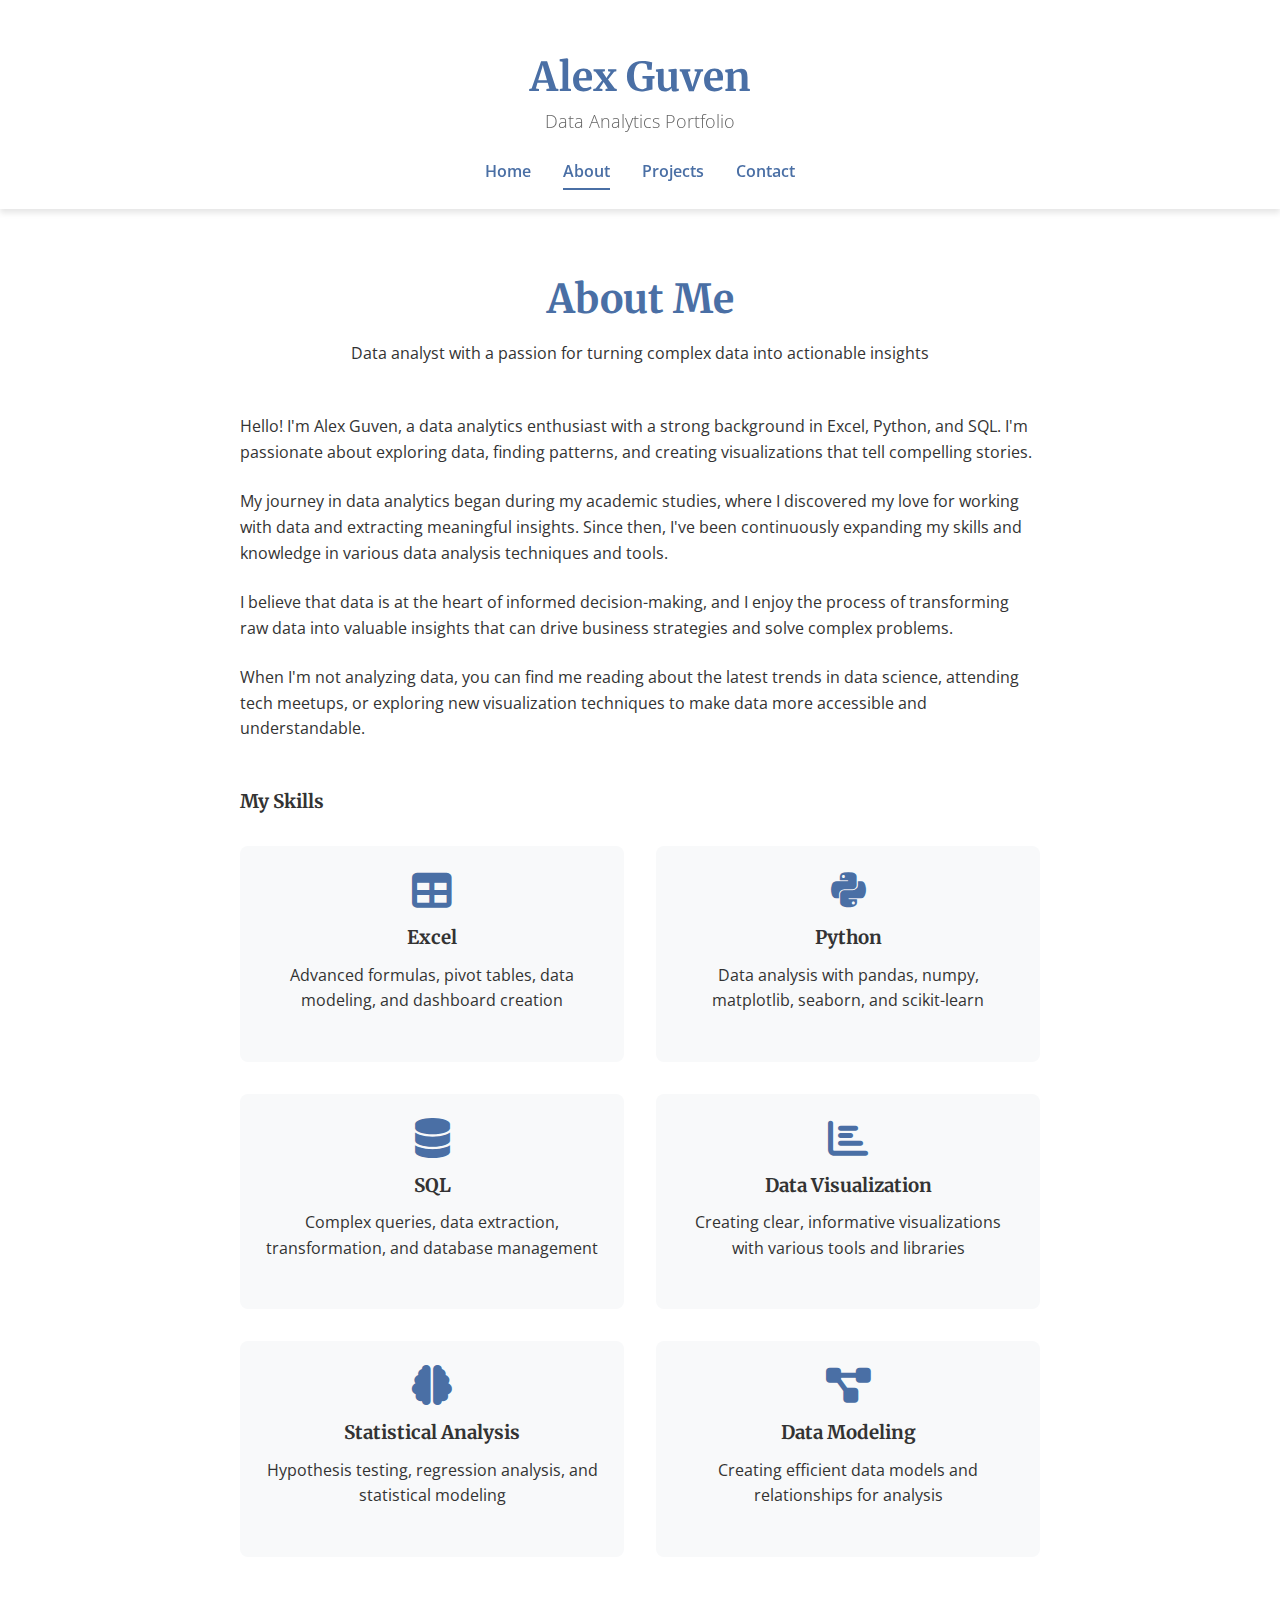
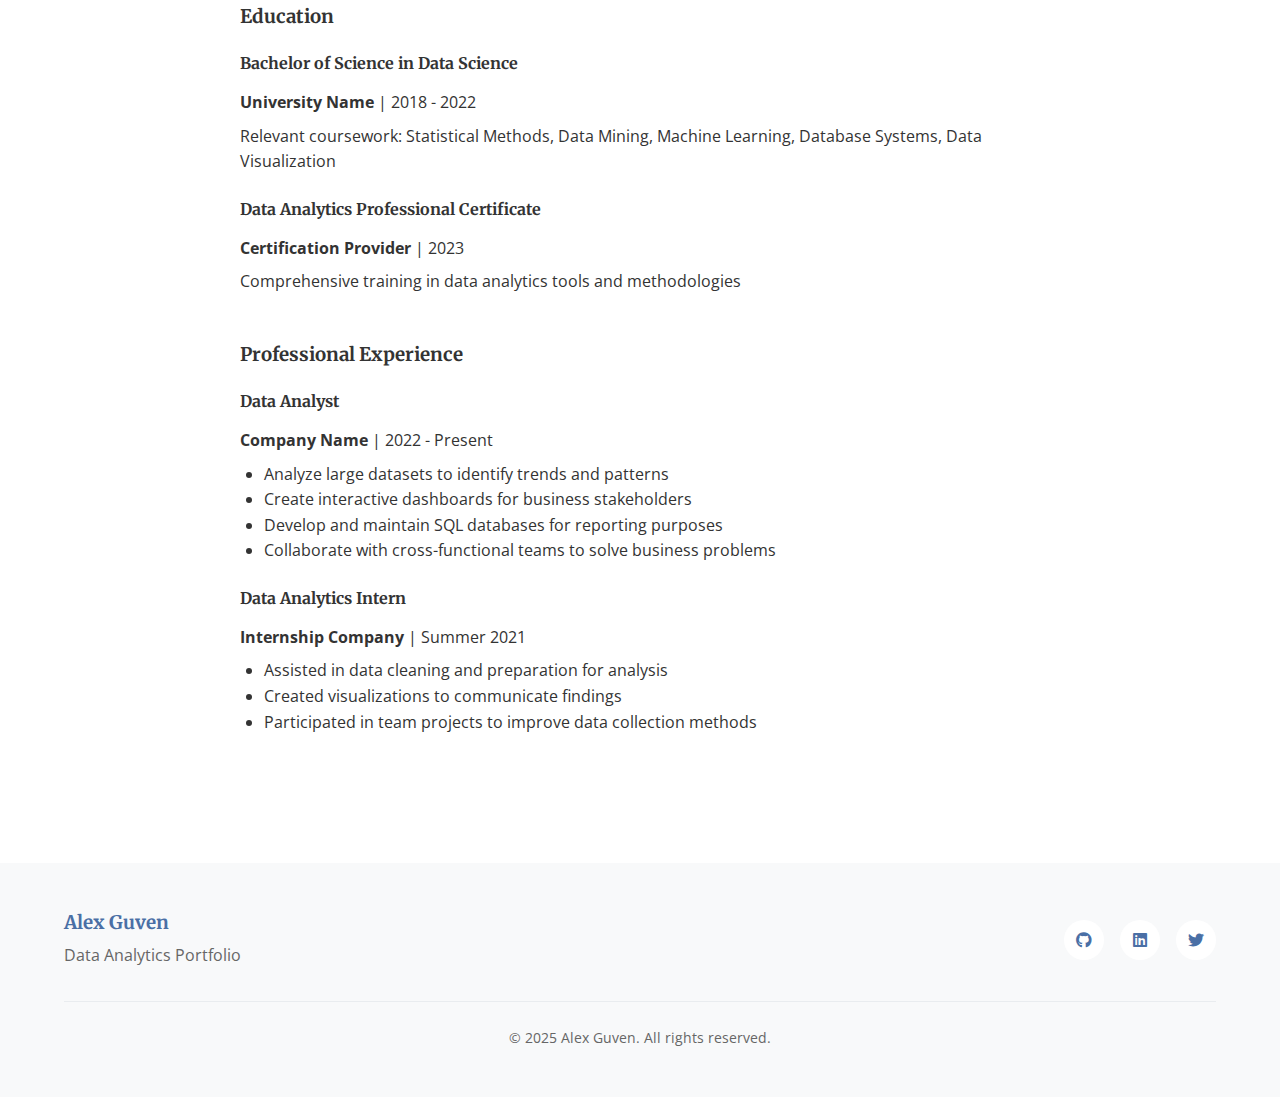
<file: personal-portfolio/about.html>
<!DOCTYPE html>
<html lang="en">
<head>
    <!-- Google tag (gtag.js) -->
    <script async src="https://www.googletagmanager.com/gtag/js?id=G-ZY6CHDNEH3"></script>
    <script>
      window.dataLayer = window.dataLayer || [];
      function gtag(){dataLayer.push(arguments);}
      gtag('js', new Date());

      gtag('config', 'G-ZY6CHDNEH3');
    </script>
    <meta charset="UTF-8">
    <meta name="viewport" content="width=device-width, initial-scale=1.0">
    <title>About Me | Alex Guven - Data Analytics Portfolio</title>
    <link rel="stylesheet" href="css/normalize.css">
    <link rel="stylesheet" href="css/style.css">
    <link rel="stylesheet" href="https://cdnjs.cloudflare.com/ajax/libs/font-awesome/6.4.0/css/all.min.css">
    <link href="https://fonts.googleapis.com/css2?family=Merriweather:wght@300;400;700&family=Open+Sans:wght@300;400;600&display=swap" rel="stylesheet">
</head>
<body>
    <header>
        <div class="container">
            <div class="header-content">
                <h1 class="site-title">Alex Guven</h1>
                <p class="site-description">Data Analytics Portfolio</p>
            </div>
            <nav>
                <ul>
                    <li><a href="index.html">Home</a></li>
                    <li><a href="about.html" class="active">About</a></li>
                    <li><a href="projects.html">Projects</a></li>
                    <li><a href="contact.html">Contact</a></li>
                </ul>
            </nav>
        </div>
    </header>

    <section class="about-section">
        <div class="container">
            <div class="about-header">
                <h2>About Me</h2>
                <p>Data analyst with a passion for turning complex data into actionable insights</p>
            </div>
            
            <div class="about-content">
                <p>Hello! I'm Alex Guven, a data analytics enthusiast with a strong background in Excel, Python, and SQL. I'm passionate about exploring data, finding patterns, and creating visualizations that tell compelling stories.</p>
                
                <p>My journey in data analytics began during my academic studies, where I discovered my love for working with data and extracting meaningful insights. Since then, I've been continuously expanding my skills and knowledge in various data analysis techniques and tools.</p>
                
                <p>I believe that data is at the heart of informed decision-making, and I enjoy the process of transforming raw data into valuable insights that can drive business strategies and solve complex problems.</p>
                
                <p>When I'm not analyzing data, you can find me reading about the latest trends in data science, attending tech meetups, or exploring new visualization techniques to make data more accessible and understandable.</p>
                
                <div class="skills-section">
                    <h3>My Skills</h3>
                    <div class="skills-grid">
                        <div class="skill-card">
                            <i class="fas fa-table"></i>
                            <h3>Excel</h3>
                            <p>Advanced formulas, pivot tables, data modeling, and dashboard creation</p>
                        </div>
                        
                        <div class="skill-card">
                            <i class="fab fa-python"></i>
                            <h3>Python</h3>
                            <p>Data analysis with pandas, numpy, matplotlib, seaborn, and scikit-learn</p>
                        </div>
                        
                        <div class="skill-card">
                            <i class="fas fa-database"></i>
                            <h3>SQL</h3>
                            <p>Complex queries, data extraction, transformation, and database management</p>
                        </div>
                        
                        <div class="skill-card">
                            <i class="fas fa-chart-bar"></i>
                            <h3>Data Visualization</h3>
                            <p>Creating clear, informative visualizations with various tools and libraries</p>
                        </div>
                        
                        <div class="skill-card">
                            <i class="fas fa-brain"></i>
                            <h3>Statistical Analysis</h3>
                            <p>Hypothesis testing, regression analysis, and statistical modeling</p>
                        </div>
                        
                        <div class="skill-card">
                            <i class="fas fa-project-diagram"></i>
                            <h3>Data Modeling</h3>
                            <p>Creating efficient data models and relationships for analysis</p>
                        </div>
                    </div>
                </div>
                
                <div class="education-section" style="margin-top: 3rem;">
                    <h3>Education</h3>
                    <div style="margin-top: 1.5rem;">
                        <h4>Bachelor of Science in Data Science</h4>
                        <p style="margin-bottom: 0.5rem;"><strong>University Name</strong> | 2018 - 2022</p>
                        <p>Relevant coursework: Statistical Methods, Data Mining, Machine Learning, Database Systems, Data Visualization</p>
                    </div>
                    
                    <div style="margin-top: 1.5rem;">
                        <h4>Data Analytics Professional Certificate</h4>
                        <p style="margin-bottom: 0.5rem;"><strong>Certification Provider</strong> | 2023</p>
                        <p>Comprehensive training in data analytics tools and methodologies</p>
                    </div>
                </div>
                
                <div class="experience-section" style="margin-top: 3rem;">
                    <h3>Professional Experience</h3>
                    <div style="margin-top: 1.5rem;">
                        <h4>Data Analyst</h4>
                        <p style="margin-bottom: 0.5rem;"><strong>Company Name</strong> | 2022 - Present</p>
                        <ul style="list-style-type: disc; margin-left: 1.5rem;">
                            <li>Analyze large datasets to identify trends and patterns</li>
                            <li>Create interactive dashboards for business stakeholders</li>
                            <li>Develop and maintain SQL databases for reporting purposes</li>
                            <li>Collaborate with cross-functional teams to solve business problems</li>
                        </ul>
                    </div>
                    
                    <div style="margin-top: 1.5rem;">
                        <h4>Data Analytics Intern</h4>
                        <p style="margin-bottom: 0.5rem;"><strong>Internship Company</strong> | Summer 2021</p>
                        <ul style="list-style-type: disc; margin-left: 1.5rem;">
                            <li>Assisted in data cleaning and preparation for analysis</li>
                            <li>Created visualizations to communicate findings</li>
                            <li>Participated in team projects to improve data collection methods</li>
                        </ul>
                    </div>
                </div>
            </div>
        </div>
    </section>

    <footer>
        <div class="container">
            <div class="footer-content">
                <div class="footer-info">
                    <h3>Alex Guven</h3>
                    <p>Data Analytics Portfolio</p>
                </div>
                <div class="footer-social">
                    <a href="#" aria-label="GitHub"><i class="fab fa-github"></i></a>
                    <a href="#" aria-label="LinkedIn"><i class="fab fa-linkedin"></i></a>
                    <a href="#" aria-label="Twitter"><i class="fab fa-twitter"></i></a>
                </div>
            </div>
            <div class="footer-bottom">
                <p>&copy; 2025 Alex Guven. All rights reserved.</p>
            </div>
        </div>
    </footer>

    <script src="js/main.js"></script>
</body>
</html>
</file>
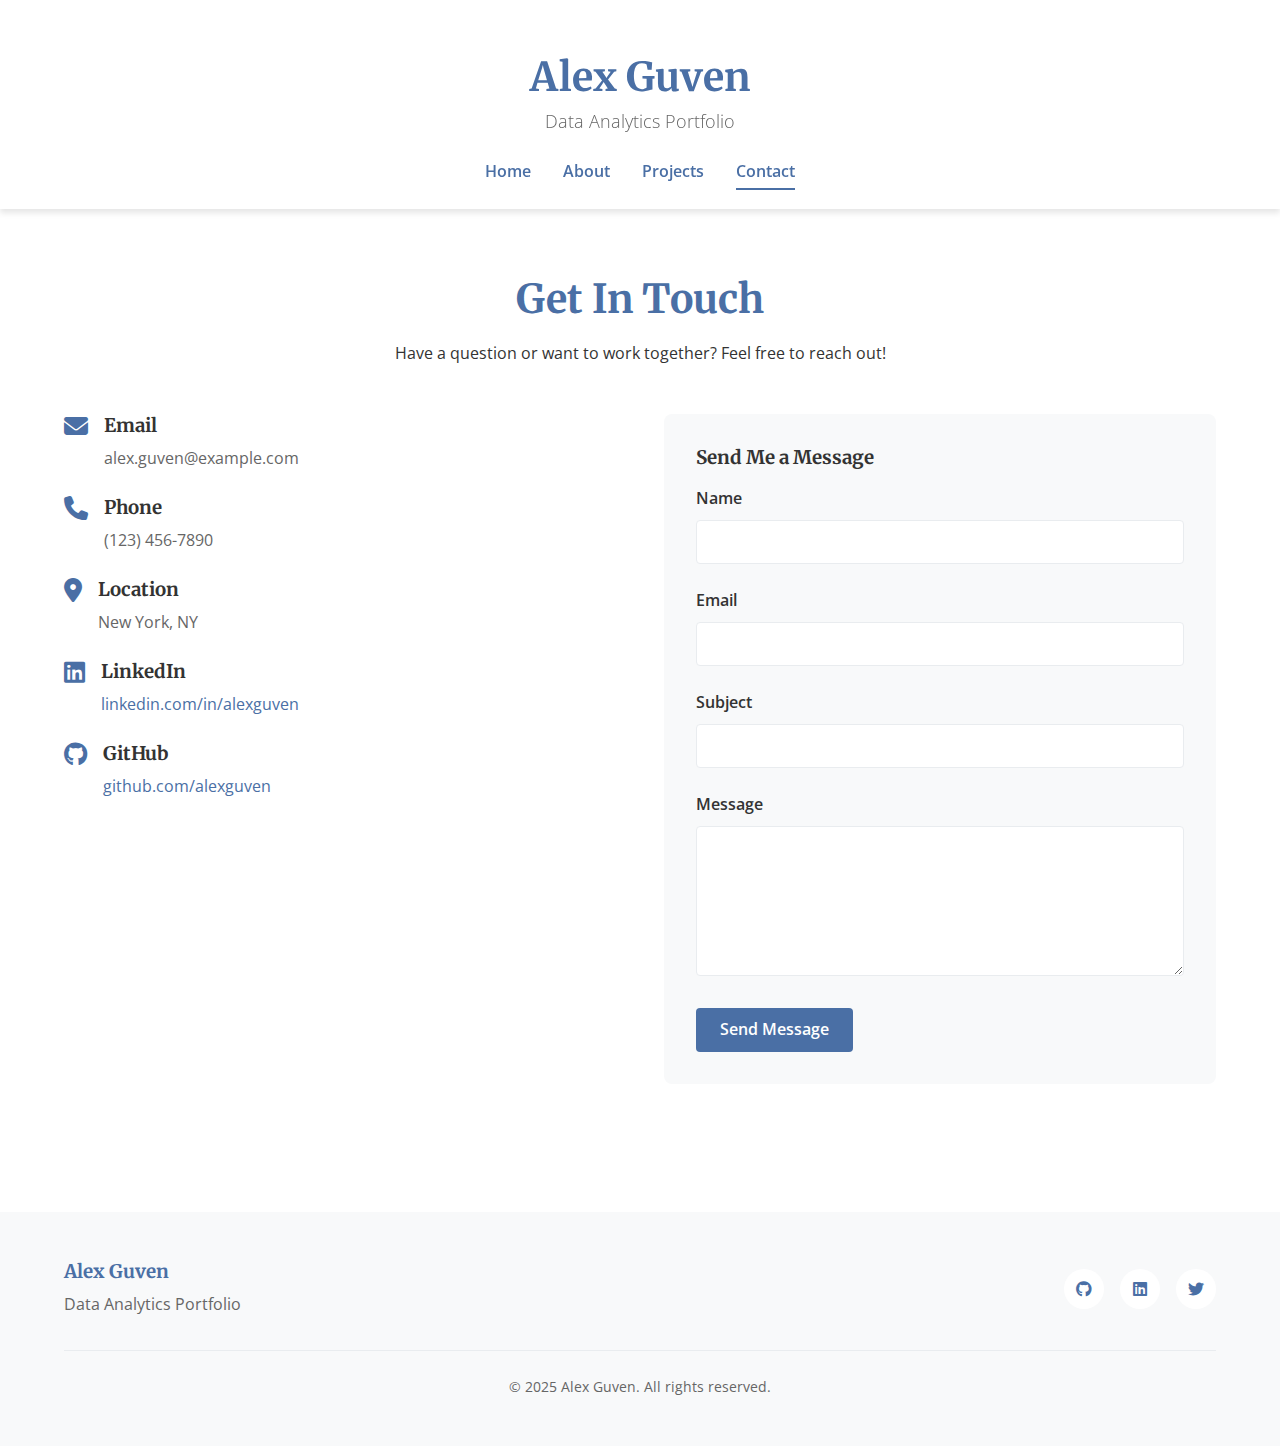
<file: personal-portfolio/contact.html>
<!DOCTYPE html>
<html lang="en">
<head>
    <!-- Google tag (gtag.js) -->
    <script async src="https://www.googletagmanager.com/gtag/js?id=G-ZY6CHDNEH3"></script>
    <script>
      window.dataLayer = window.dataLayer || [];
      function gtag(){dataLayer.push(arguments);}
      gtag('js', new Date());

      gtag('config', 'G-ZY6CHDNEH3');
    </script>
    <meta charset="UTF-8">
    <meta name="viewport" content="width=device-width, initial-scale=1.0">
    <title>Contact | Alex Guven - Data Analytics Portfolio</title>
    <link rel="stylesheet" href="css/normalize.css">
    <link rel="stylesheet" href="css/style.css">
    <link rel="stylesheet" href="https://cdnjs.cloudflare.com/ajax/libs/font-awesome/6.4.0/css/all.min.css">
    <link href="https://fonts.googleapis.com/css2?family=Merriweather:wght@300;400;700&family=Open+Sans:wght@300;400;600&display=swap" rel="stylesheet">
</head>
<body>
    <header>
        <div class="container">
            <div class="header-content">
                <h1 class="site-title">Alex Guven</h1>
                <p class="site-description">Data Analytics Portfolio</p>
            </div>
            <nav>
                <ul>
                    <li><a href="index.html">Home</a></li>
                    <li><a href="about.html">About</a></li>
                    <li><a href="projects.html">Projects</a></li>
                    <li><a href="contact.html" class="active">Contact</a></li>
                </ul>
            </nav>
        </div>
    </header>

    <section class="contact-section">
        <div class="container">
            <div class="contact-header">
                <h2>Get In Touch</h2>
                <p>Have a question or want to work together? Feel free to reach out!</p>
            </div>
            
            <div class="contact-grid">
                <div class="contact-info">
                    <div class="contact-item">
                        <i class="fas fa-envelope"></i>
                        <div class="contact-item-content">
                            <h3>Email</h3>
                            <p>alex.guven@example.com</p>
                        </div>
                    </div>
                    
                    <div class="contact-item">
                        <i class="fas fa-phone"></i>
                        <div class="contact-item-content">
                            <h3>Phone</h3>
                            <p>(123) 456-7890</p>
                        </div>
                    </div>
                    
                    <div class="contact-item">
                        <i class="fas fa-map-marker-alt"></i>
                        <div class="contact-item-content">
                            <h3>Location</h3>
                            <p>New York, NY</p>
                        </div>
                    </div>
                    
                    <div class="contact-item">
                        <i class="fab fa-linkedin"></i>
                        <div class="contact-item-content">
                            <h3>LinkedIn</h3>
                            <p><a href="#">linkedin.com/in/alexguven</a></p>
                        </div>
                    </div>
                    
                    <div class="contact-item">
                        <i class="fab fa-github"></i>
                        <div class="contact-item-content">
                            <h3>GitHub</h3>
                            <p><a href="#">github.com/alexguven</a></p>
                        </div>
                    </div>
                </div>
                
                <div class="contact-form">
                    <h3>Send Me a Message</h3>
                    <form id="contactForm">
                        <div class="form-group">
                            <label for="name">Name</label>
                            <input type="text" id="name" class="form-control" required>
                        </div>
                        
                        <div class="form-group">
                            <label for="email">Email</label>
                            <input type="email" id="email" class="form-control" required>
                        </div>
                        
                        <div class="form-group">
                            <label for="subject">Subject</label>
                            <input type="text" id="subject" class="form-control" required>
                        </div>
                        
                        <div class="form-group">
                            <label for="message">Message</label>
                            <textarea id="message" class="form-control" required></textarea>
                        </div>
                        
                        <button type="submit" class="btn">Send Message</button>
                    </form>
                </div>
            </div>
        </div>
    </section>

    <footer>
        <div class="container">
            <div class="footer-content">
                <div class="footer-info">
                    <h3>Alex Guven</h3>
                    <p>Data Analytics Portfolio</p>
                </div>
                <div class="footer-social">
                    <a href="#" aria-label="GitHub"><i class="fab fa-github"></i></a>
                    <a href="#" aria-label="LinkedIn"><i class="fab fa-linkedin"></i></a>
                    <a href="#" aria-label="Twitter"><i class="fab fa-twitter"></i></a>
                </div>
            </div>
            <div class="footer-bottom">
                <p>&copy; 2025 Alex Guven. All rights reserved.</p>
            </div>
        </div>
    </footer>

    <script src="js/main.js"></script>
</body>
</html>
</file>
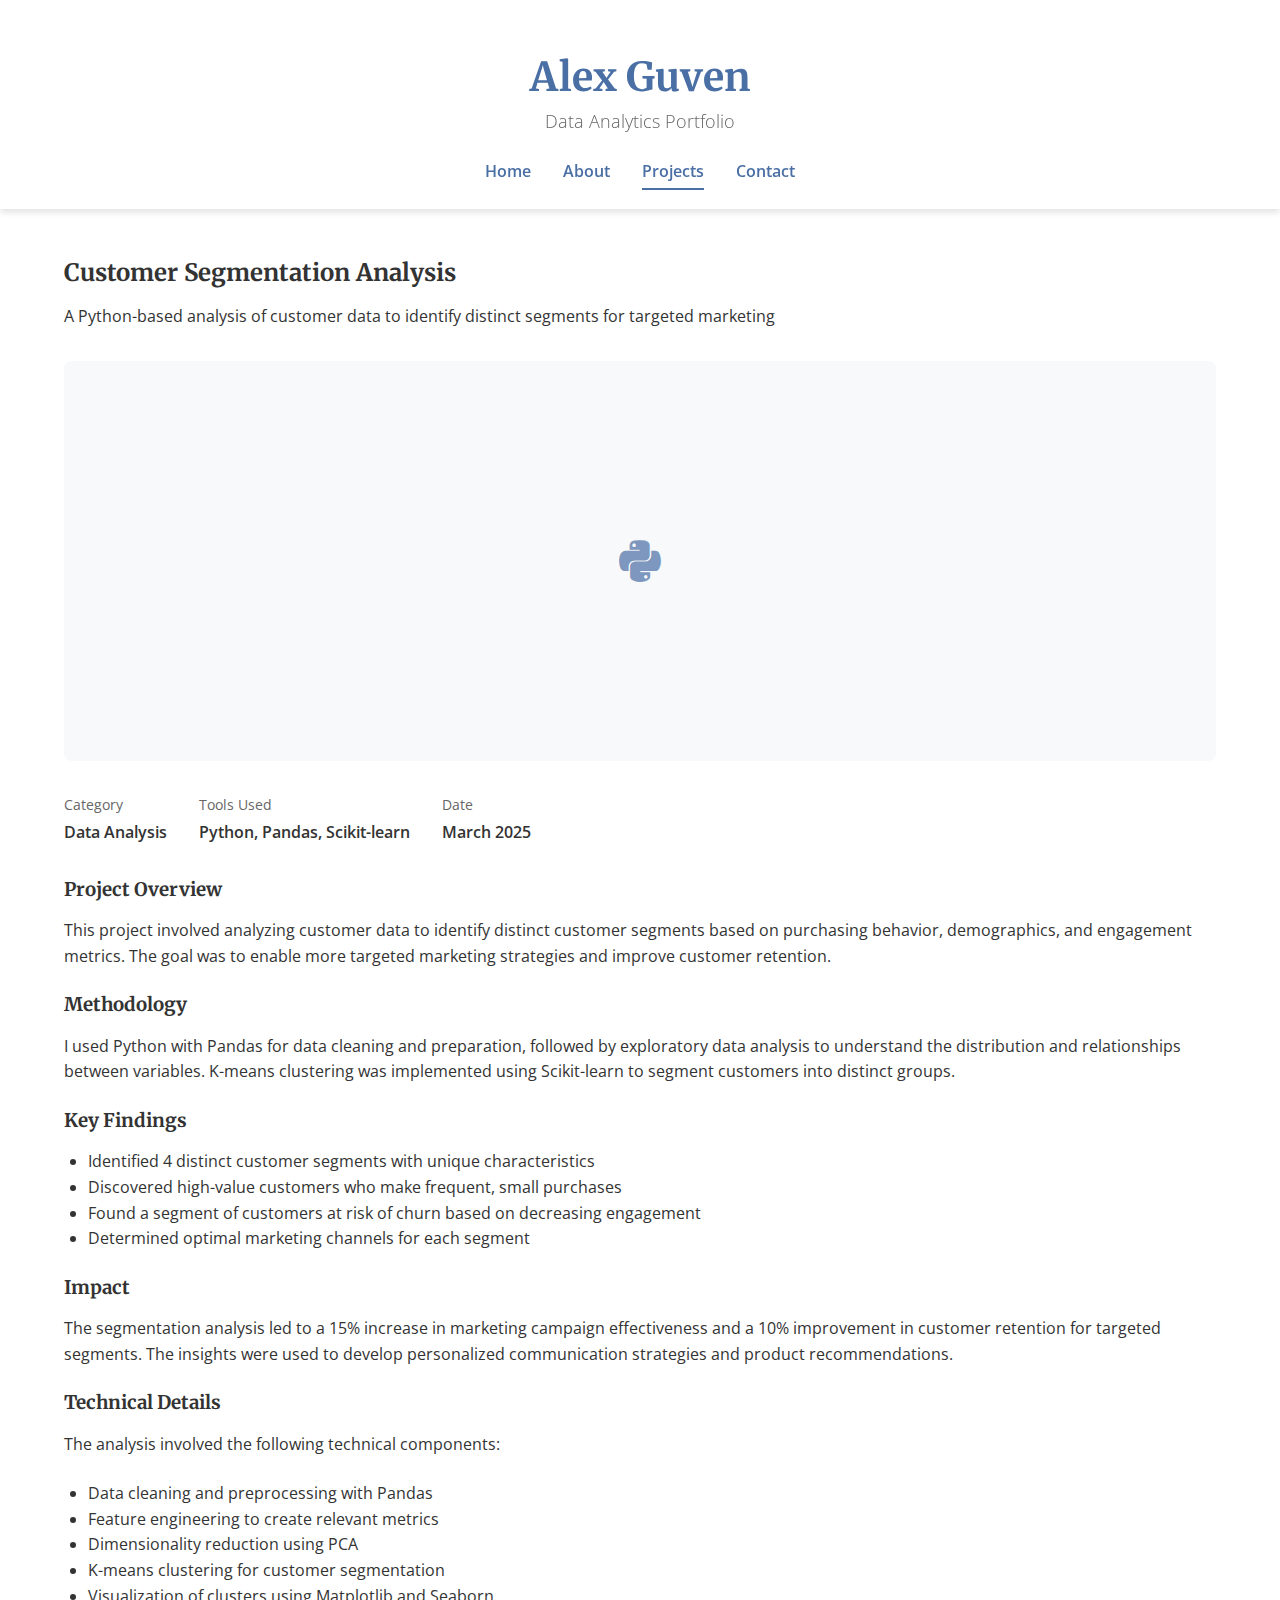
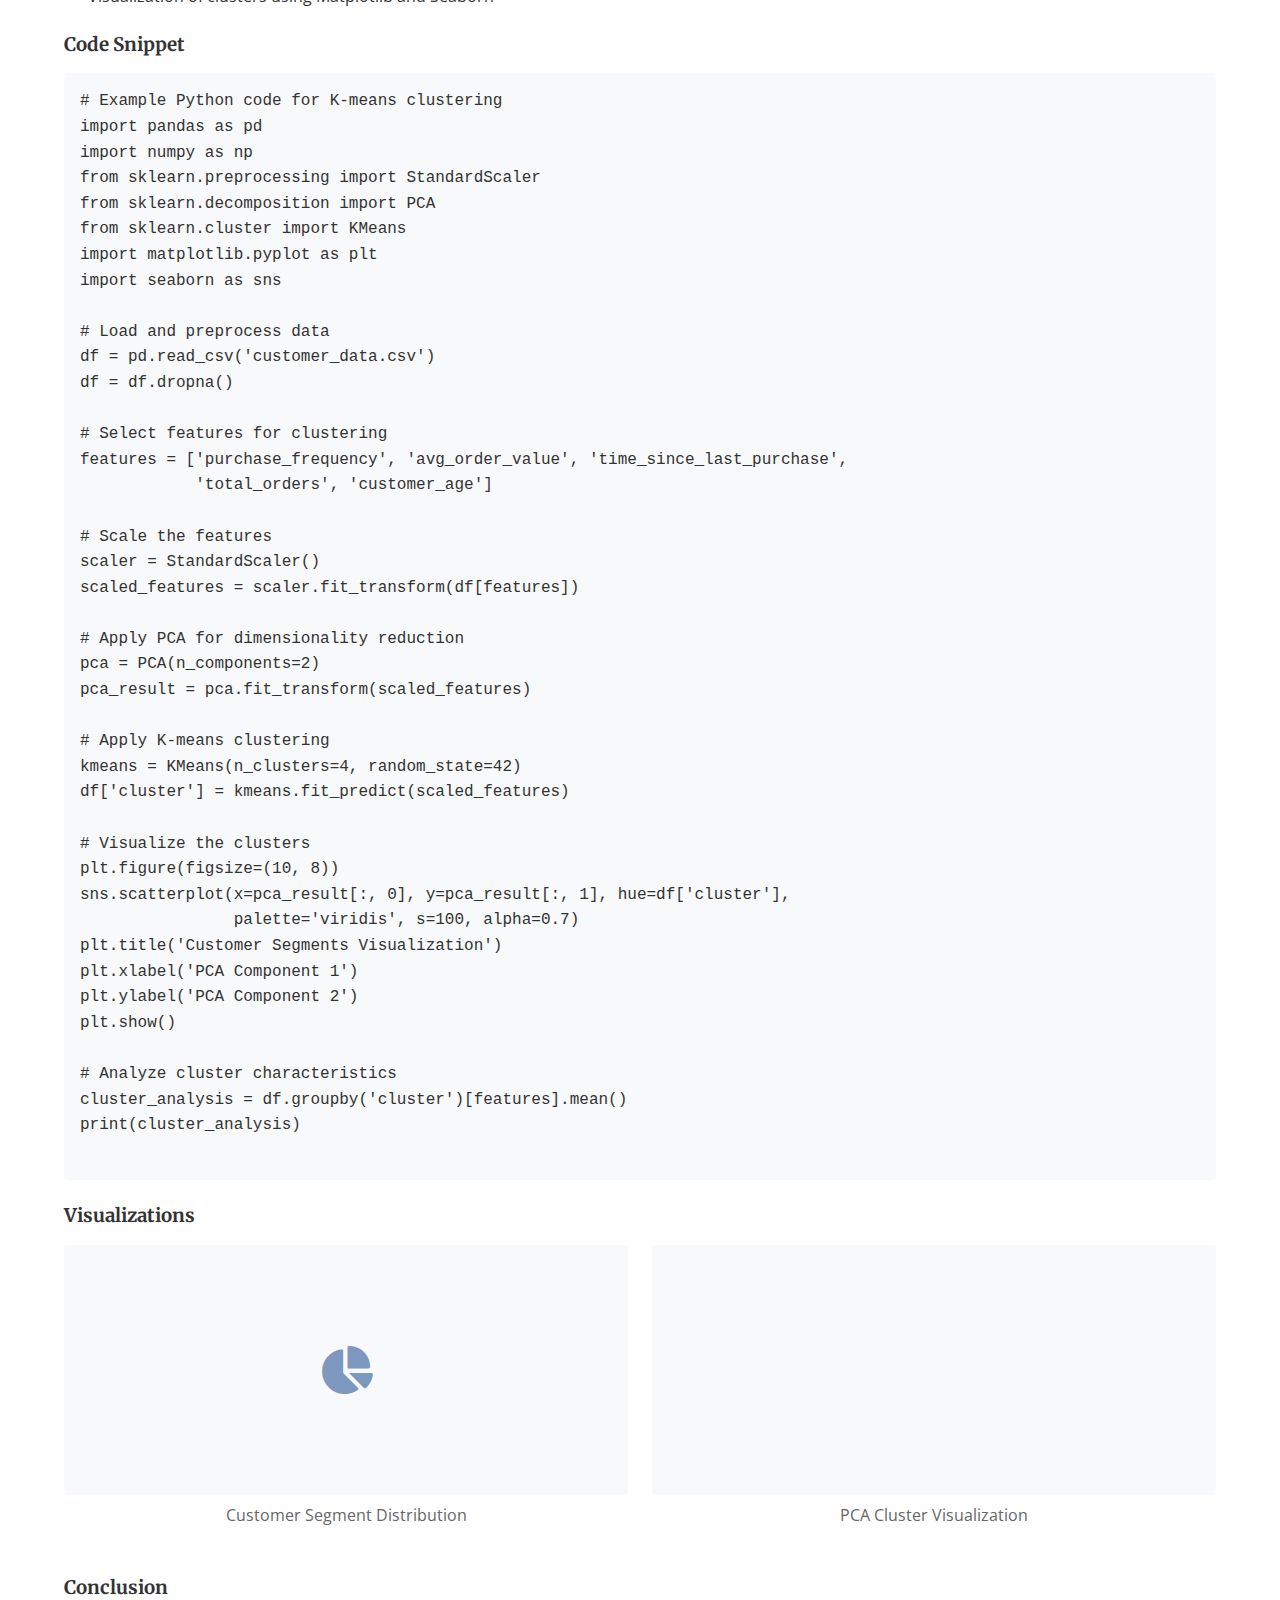
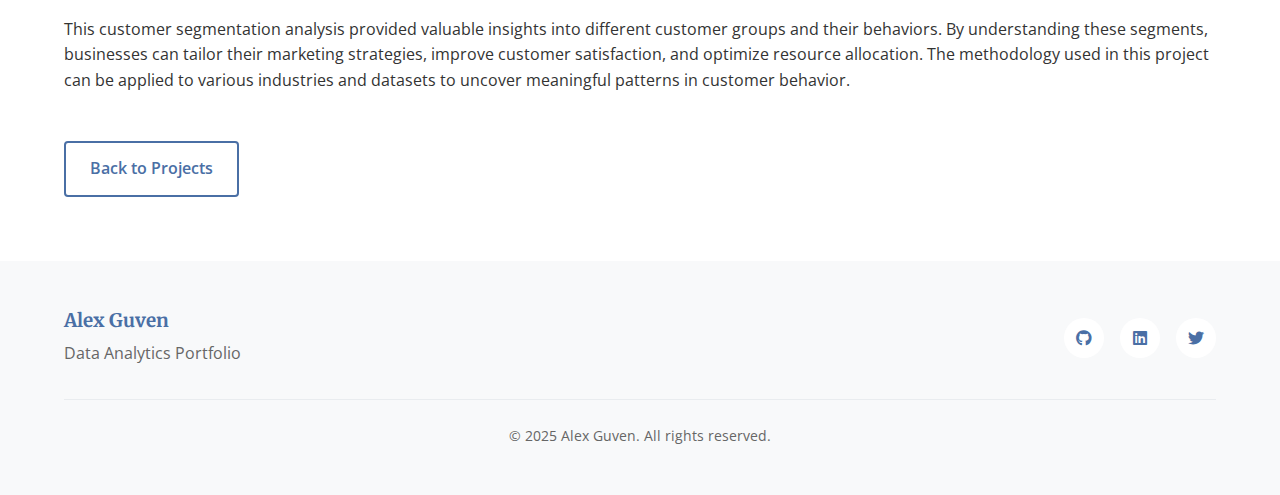
<file: personal-portfolio/project-detail.html>
<!DOCTYPE html>
<html lang="en">
<head>
    <!-- Google tag (gtag.js) -->
    <script async src="https://www.googletagmanager.com/gtag/js?id=G-ZY6CHDNEH3"></script>
    <script>
      window.dataLayer = window.dataLayer || [];
      function gtag(){dataLayer.push(arguments);}
      gtag('js', new Date());

      gtag('config', 'G-ZY6CHDNEH3');
    </script>
    <meta charset="UTF-8">
    <meta name="viewport" content="width=device-width, initial-scale=1.0">
    <title>Customer Segmentation Analysis | Alex Guven - Data Analytics Portfolio</title>
    <link rel="stylesheet" href="css/normalize.css">
    <link rel="stylesheet" href="css/style.css">
    <link rel="stylesheet" href="https://cdnjs.cloudflare.com/ajax/libs/font-awesome/6.4.0/css/all.min.css">
    <link href="https://fonts.googleapis.com/css2?family=Merriweather:wght@300;400;700&family=Open+Sans:wght@300;400;600&display=swap" rel="stylesheet">
</head>
<body>
    <header>
        <div class="container">
            <div class="header-content">
                <h1 class="site-title">Alex Guven</h1>
                <p class="site-description">Data Analytics Portfolio</p>
            </div>
            <nav>
                <ul>
                    <li><a href="index.html">Home</a></li>
                    <li><a href="about.html">About</a></li>
                    <li><a href="projects.html" class="active">Projects</a></li>
                    <li><a href="contact.html">Contact</a></li>
                </ul>
            </nav>
        </div>
    </header>

    <section class="project-detail">
        <div class="container">
            <div class="project-detail-header">
                <h2>Customer Segmentation Analysis</h2>
                <p>A Python-based analysis of customer data to identify distinct segments for targeted marketing</p>
            </div>
            
            <div class="project-detail-image placeholder-image">
                <div class="image-overlay">
                    <i class="fab fa-python"></i>
                </div>
            </div>
            
            <div class="project-meta">
                <div class="meta-item">
                    <span class="meta-label">Category</span>
                    <span class="meta-value">Data Analysis</span>
                </div>
                
                <div class="meta-item">
                    <span class="meta-label">Tools Used</span>
                    <span class="meta-value">Python, Pandas, Scikit-learn</span>
                </div>
                
                <div class="meta-item">
                    <span class="meta-label">Date</span>
                    <span class="meta-value">March 2025</span>
                </div>
            </div>
            
            <div class="project-description">
                <h3>Project Overview</h3>
                <p>This project involved analyzing customer data to identify distinct customer segments based on purchasing behavior, demographics, and engagement metrics. The goal was to enable more targeted marketing strategies and improve customer retention.</p>
                
                <h3>Methodology</h3>
                <p>I used Python with Pandas for data cleaning and preparation, followed by exploratory data analysis to understand the distribution and relationships between variables. K-means clustering was implemented using Scikit-learn to segment customers into distinct groups.</p>
                
                <h3>Key Findings</h3>
                <ul style="list-style-type: disc; margin-left: 1.5rem; margin-bottom: 1.5rem;">
                    <li>Identified 4 distinct customer segments with unique characteristics</li>
                    <li>Discovered high-value customers who make frequent, small purchases</li>
                    <li>Found a segment of customers at risk of churn based on decreasing engagement</li>
                    <li>Determined optimal marketing channels for each segment</li>
                </ul>
                
                <h3>Impact</h3>
                <p>The segmentation analysis led to a 15% increase in marketing campaign effectiveness and a 10% improvement in customer retention for targeted segments. The insights were used to develop personalized communication strategies and product recommendations.</p>
                
                <h3>Technical Details</h3>
                <p>The analysis involved the following technical components:</p>
                <ul style="list-style-type: disc; margin-left: 1.5rem; margin-bottom: 1.5rem;">
                    <li>Data cleaning and preprocessing with Pandas</li>
                    <li>Feature engineering to create relevant metrics</li>
                    <li>Dimensionality reduction using PCA</li>
                    <li>K-means clustering for customer segmentation</li>
                    <li>Visualization of clusters using Matplotlib and Seaborn</li>
                </ul>
                
                <h3>Code Snippet</h3>
                <pre style="background-color: #f8f9fa; padding: 1rem; border-radius: 4px; overflow-x: auto; margin-bottom: 1.5rem;">
# Example Python code for K-means clustering
import pandas as pd
import numpy as np
from sklearn.preprocessing import StandardScaler
from sklearn.decomposition import PCA
from sklearn.cluster import KMeans
import matplotlib.pyplot as plt
import seaborn as sns

# Load and preprocess data
df = pd.read_csv('customer_data.csv')
df = df.dropna()

# Select features for clustering
features = ['purchase_frequency', 'avg_order_value', 'time_since_last_purchase', 
            'total_orders', 'customer_age']

# Scale the features
scaler = StandardScaler()
scaled_features = scaler.fit_transform(df[features])

# Apply PCA for dimensionality reduction
pca = PCA(n_components=2)
pca_result = pca.fit_transform(scaled_features)

# Apply K-means clustering
kmeans = KMeans(n_clusters=4, random_state=42)
df['cluster'] = kmeans.fit_predict(scaled_features)

# Visualize the clusters
plt.figure(figsize=(10, 8))
sns.scatterplot(x=pca_result[:, 0], y=pca_result[:, 1], hue=df['cluster'], 
                palette='viridis', s=100, alpha=0.7)
plt.title('Customer Segments Visualization')
plt.xlabel('PCA Component 1')
plt.ylabel('PCA Component 2')
plt.show()

# Analyze cluster characteristics
cluster_analysis = df.groupby('cluster')[features].mean()
print(cluster_analysis)
                </pre>
                
                <h3>Visualizations</h3>
                <div style="display: flex; flex-wrap: wrap; gap: 1.5rem; margin-bottom: 1.5rem;">
                    <div style="flex: 1; min-width: 300px;">
                        <div class="placeholder-image" style="height: 250px; border-radius: 4px;">
                            <div class="image-overlay">
                                <i class="fas fa-chart-pie"></i>
                            </div>
                        </div>
                        <p style="text-align: center; margin-top: 0.5rem; color: var(--text-light);">Customer Segment Distribution</p>
                    </div>
                    
                    <div style="flex: 1; min-width: 300px;">
                        <div class="placeholder-image" style="height: 250px; border-radius: 4px;">
                            <div class="image-overlay">
                                <i class="fas fa-chart-scatter"></i>
                            </div>
                        </div>
                        <p style="text-align: center; margin-top: 0.5rem; color: var(--text-light);">PCA Cluster Visualization</p>
                    </div>
                </div>
                
                <h3>Conclusion</h3>
                <p>This customer segmentation analysis provided valuable insights into different customer groups and their behaviors. By understanding these segments, businesses can tailor their marketing strategies, improve customer satisfaction, and optimize resource allocation. The methodology used in this project can be applied to various industries and datasets to uncover meaningful patterns in customer behavior.</p>
                
                <div style="margin-top: 3rem;">
                    <a href="projects.html" class="btn btn-outline">Back to Projects</a>
                </div>
            </div>
        </div>
    </section>

    <footer>
        <div class="container">
            <div class="footer-content">
                <div class="footer-info">
                    <h3>Alex Guven</h3>
                    <p>Data Analytics Portfolio</p>
                </div>
                <div class="footer-social">
                    <a href="#" aria-label="GitHub"><i class="fab fa-github"></i></a>
                    <a href="#" aria-label="LinkedIn"><i class="fab fa-linkedin"></i></a>
                    <a href="#" aria-label="Twitter"><i class="fab fa-twitter"></i></a>
                </div>
            </div>
            <div class="footer-bottom">
                <p>&copy; 2025 Alex Guven. All rights reserved.</p>
            </div>
        </div>
    </footer>

    <script src="js/main.js"></script>
</body>
</html>
</file>
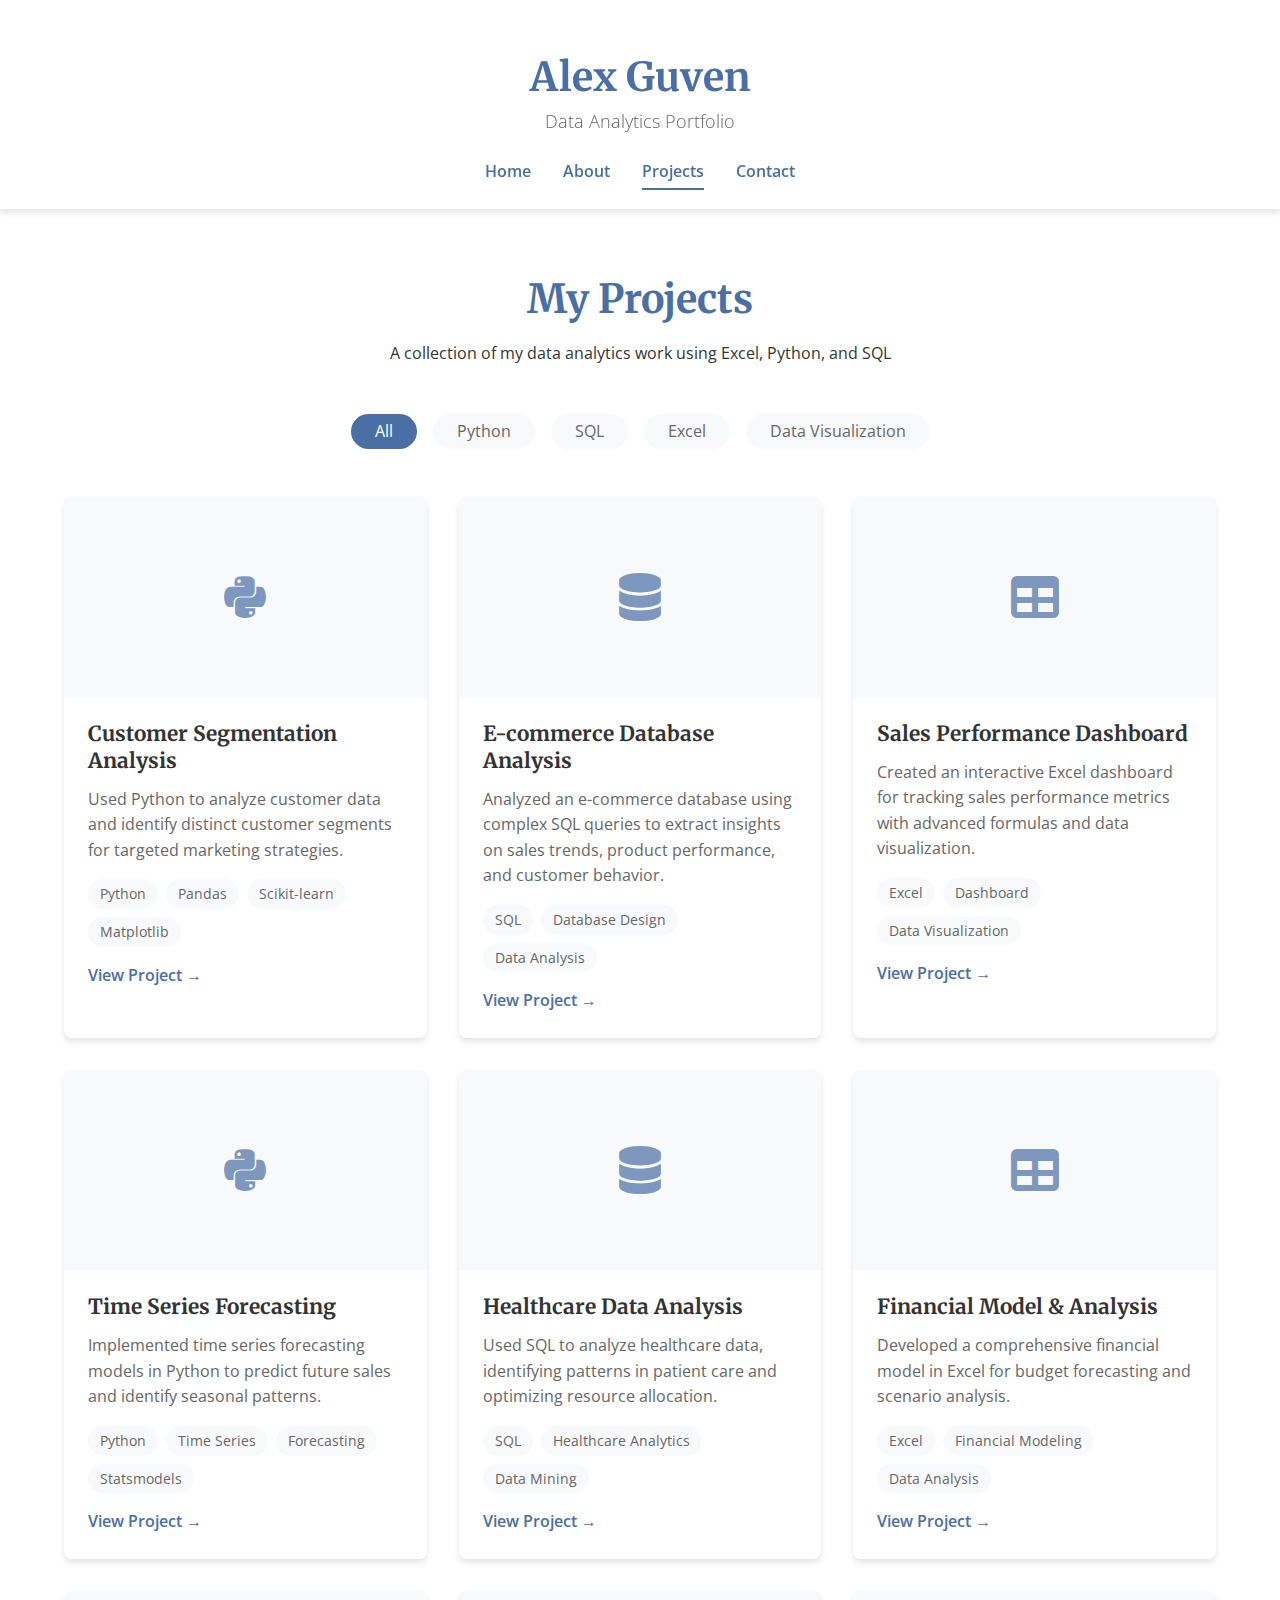
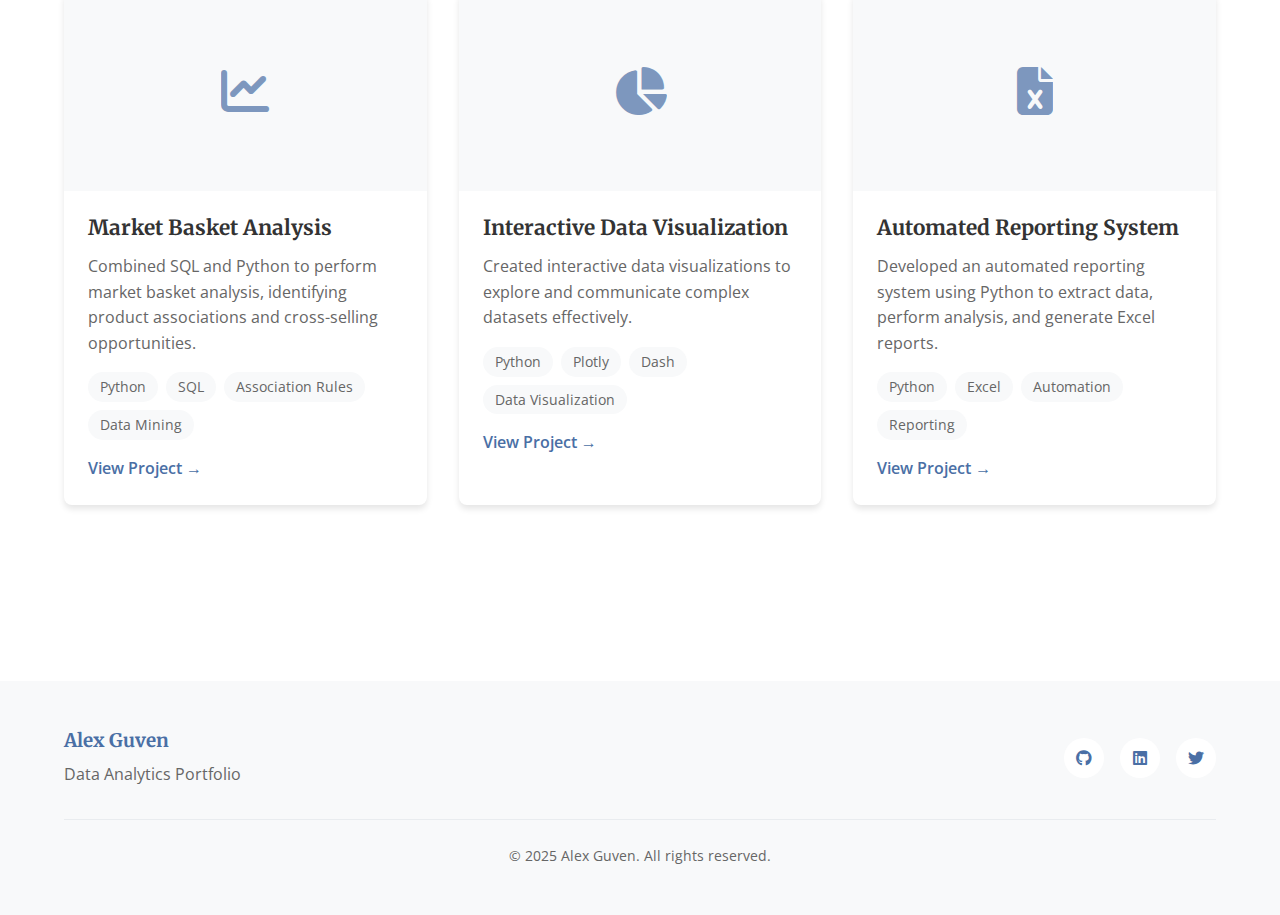
<file: personal-portfolio/projects.html>
<!DOCTYPE html>
<html lang="en">
<head>
    <!-- Google tag (gtag.js) -->
    <script async src="https://www.googletagmanager.com/gtag/js?id=G-ZY6CHDNEH3"></script>
    <script>
      window.dataLayer = window.dataLayer || [];
      function gtag(){dataLayer.push(arguments);}
      gtag('js', new Date());

      gtag('config', 'G-ZY6CHDNEH3');
    </script>
    <meta charset="UTF-8">
    <meta name="viewport" content="width=device-width, initial-scale=1.0">
    <title>Projects | Alex Guven - Data Analytics Portfolio</title>
    <link rel="stylesheet" href="css/normalize.css">
    <link rel="stylesheet" href="css/style.css">
    <link rel="stylesheet" href="https://cdnjs.cloudflare.com/ajax/libs/font-awesome/6.4.0/css/all.min.css">
    <link href="https://fonts.googleapis.com/css2?family=Merriweather:wght@300;400;700&family=Open+Sans:wght@300;400;600&display=swap" rel="stylesheet">
</head>
<body>
    <header>
        <div class="container">
            <div class="header-content">
                <h1 class="site-title">Alex Guven</h1>
                <p class="site-description">Data Analytics Portfolio</p>
            </div>
            <nav>
                <ul>
                    <li><a href="index.html">Home</a></li>
                    <li><a href="about.html">About</a></li>
                    <li><a href="projects.html" class="active">Projects</a></li>
                    <li><a href="contact.html">Contact</a></li>
                </ul>
            </nav>
        </div>
    </header>

    <section class="projects-section">
        <div class="container">
            <div class="projects-header">
                <h2>My Projects</h2>
                <p>A collection of my data analytics work using Excel, Python, and SQL</p>
            </div>
            
            <div class="project-filters">
                <button class="filter-btn active" data-filter="all">All</button>
                <button class="filter-btn" data-filter="python">Python</button>
                <button class="filter-btn" data-filter="sql">SQL</button>
                <button class="filter-btn" data-filter="excel">Excel</button>
                <button class="filter-btn" data-filter="visualization">Data Visualization</button>
            </div>
            
            <div class="projects-grid">
                <!-- Python Project 1 -->
                <article class="project-card" data-category="python,visualization">
                    <div class="project-image placeholder-image">
                        <div class="image-overlay">
                            <i class="fab fa-python"></i>
                        </div>
                    </div>
                    <div class="project-content">
                        <h3>Customer Segmentation Analysis</h3>
                        <p>Used Python to analyze customer data and identify distinct customer segments for targeted marketing strategies.</p>
                        <div class="project-tags">
                            <span>Python</span>
                            <span>Pandas</span>
                            <span>Scikit-learn</span>
                            <span>Matplotlib</span>
                        </div>
                        <a href="project-detail.html" class="read-more">View Project</a>
                    </div>
                </article>
                
                <!-- SQL Project 1 -->
                <article class="project-card" data-category="sql">
                    <div class="project-image placeholder-image">
                        <div class="image-overlay">
                            <i class="fas fa-database"></i>
                        </div>
                    </div>
                    <div class="project-content">
                        <h3>E-commerce Database Analysis</h3>
                        <p>Analyzed an e-commerce database using complex SQL queries to extract insights on sales trends, product performance, and customer behavior.</p>
                        <div class="project-tags">
                            <span>SQL</span>
                            <span>Database Design</span>
                            <span>Data Analysis</span>
                        </div>
                        <a href="project-detail.html" class="read-more">View Project</a>
                    </div>
                </article>
                
                <!-- Excel Project 1 -->
                <article class="project-card" data-category="excel,visualization">
                    <div class="project-image placeholder-image">
                        <div class="image-overlay">
                            <i class="fas fa-table"></i>
                        </div>
                    </div>
                    <div class="project-content">
                        <h3>Sales Performance Dashboard</h3>
                        <p>Created an interactive Excel dashboard for tracking sales performance metrics with advanced formulas and data visualization.</p>
                        <div class="project-tags">
                            <span>Excel</span>
                            <span>Dashboard</span>
                            <span>Data Visualization</span>
                        </div>
                        <a href="project-detail.html" class="read-more">View Project</a>
                    </div>
                </article>
                
                <!-- Python Project 2 -->
                <article class="project-card" data-category="python,visualization">
                    <div class="project-image placeholder-image">
                        <div class="image-overlay">
                            <i class="fab fa-python"></i>
                        </div>
                    </div>
                    <div class="project-content">
                        <h3>Time Series Forecasting</h3>
                        <p>Implemented time series forecasting models in Python to predict future sales and identify seasonal patterns.</p>
                        <div class="project-tags">
                            <span>Python</span>
                            <span>Time Series</span>
                            <span>Forecasting</span>
                            <span>Statsmodels</span>
                        </div>
                        <a href="project-detail.html" class="read-more">View Project</a>
                    </div>
                </article>
                
                <!-- SQL Project 2 -->
                <article class="project-card" data-category="sql">
                    <div class="project-image placeholder-image">
                        <div class="image-overlay">
                            <i class="fas fa-database"></i>
                        </div>
                    </div>
                    <div class="project-content">
                        <h3>Healthcare Data Analysis</h3>
                        <p>Used SQL to analyze healthcare data, identifying patterns in patient care and optimizing resource allocation.</p>
                        <div class="project-tags">
                            <span>SQL</span>
                            <span>Healthcare Analytics</span>
                            <span>Data Mining</span>
                        </div>
                        <a href="project-detail.html" class="read-more">View Project</a>
                    </div>
                </article>
                
                <!-- Excel Project 2 -->
                <article class="project-card" data-category="excel">
                    <div class="project-image placeholder-image">
                        <div class="image-overlay">
                            <i class="fas fa-table"></i>
                        </div>
                    </div>
                    <div class="project-content">
                        <h3>Financial Model & Analysis</h3>
                        <p>Developed a comprehensive financial model in Excel for budget forecasting and scenario analysis.</p>
                        <div class="project-tags">
                            <span>Excel</span>
                            <span>Financial Modeling</span>
                            <span>Data Analysis</span>
                        </div>
                        <a href="project-detail.html" class="read-more">View Project</a>
                    </div>
                </article>
                
                <!-- Python & SQL Project -->
                <article class="project-card" data-category="python,sql,visualization">
                    <div class="project-image placeholder-image">
                        <div class="image-overlay">
                            <i class="fas fa-chart-line"></i>
                        </div>
                    </div>
                    <div class="project-content">
                        <h3>Market Basket Analysis</h3>
                        <p>Combined SQL and Python to perform market basket analysis, identifying product associations and cross-selling opportunities.</p>
                        <div class="project-tags">
                            <span>Python</span>
                            <span>SQL</span>
                            <span>Association Rules</span>
                            <span>Data Mining</span>
                        </div>
                        <a href="project-detail.html" class="read-more">View Project</a>
                    </div>
                </article>
                
                <!-- Data Visualization Project -->
                <article class="project-card" data-category="python,visualization">
                    <div class="project-image placeholder-image">
                        <div class="image-overlay">
                            <i class="fas fa-chart-pie"></i>
                        </div>
                    </div>
                    <div class="project-content">
                        <h3>Interactive Data Visualization</h3>
                        <p>Created interactive data visualizations to explore and communicate complex datasets effectively.</p>
                        <div class="project-tags">
                            <span>Python</span>
                            <span>Plotly</span>
                            <span>Dash</span>
                            <span>Data Visualization</span>
                        </div>
                        <a href="project-detail.html" class="read-more">View Project</a>
                    </div>
                </article>
                
                <!-- Excel & Python Project -->
                <article class="project-card" data-category="excel,python">
                    <div class="project-image placeholder-image">
                        <div class="image-overlay">
                            <i class="fas fa-file-excel"></i>
                        </div>
                    </div>
                    <div class="project-content">
                        <h3>Automated Reporting System</h3>
                        <p>Developed an automated reporting system using Python to extract data, perform analysis, and generate Excel reports.</p>
                        <div class="project-tags">
                            <span>Python</span>
                            <span>Excel</span>
                            <span>Automation</span>
                            <span>Reporting</span>
                        </div>
                        <a href="project-detail.html" class="read-more">View Project</a>
                    </div>
                </article>
            </div>
        </div>
    </section>

    <!-- Project Detail Template (Hidden) -->
    <div class="project-detail" style="display: none;">
        <div class="container">
            <div class="project-detail-header">
                <h2>Customer Segmentation Analysis</h2>
                <p>A Python-based analysis of customer data to identify distinct segments for targeted marketing</p>
            </div>
            
            <div class="project-detail-image placeholder-image">
                <div class="image-overlay">
                    <i class="fab fa-python"></i>
                </div>
            </div>
            
            <div class="project-meta">
                <div class="meta-item">
                    <span class="meta-label">Category</span>
                    <span class="meta-value">Data Analysis</span>
                </div>
                
                <div class="meta-item">
                    <span class="meta-label">Tools Used</span>
                    <span class="meta-value">Python, Pandas, Scikit-learn</span>
                </div>
                
                <div class="meta-item">
                    <span class="meta-label">Date</span>
                    <span class="meta-value">March 2025</span>
                </div>
            </div>
            
            <div class="project-description">
                <h3>Project Overview</h3>
                <p>This project involved analyzing customer data to identify distinct customer segments based on purchasing behavior, demographics, and engagement metrics. The goal was to enable more targeted marketing strategies and improve customer retention.</p>
                
                <h3>Methodology</h3>
                <p>I used Python with Pandas for data cleaning and preparation, followed by exploratory data analysis to understand the distribution and relationships between variables. K-means clustering was implemented using Scikit-learn to segment customers into distinct groups.</p>
                
                <h3>Key Findings</h3>
                <ul style="list-style-type: disc; margin-left: 1.5rem; margin-bottom: 1.5rem;">
                    <li>Identified 4 distinct customer segments with unique characteristics</li>
                    <li>Discovered high-value customers who make frequent, small purchases</li>
                    <li>Found a segment of customers at risk of churn based on decreasing engagement</li>
                    <li>Determined optimal marketing channels for each segment</li>
                </ul>
                
                <h3>Impact</h3>
                <p>The segmentation analysis led to a 15% increase in marketing campaign effectiveness and a 10% improvement in customer retention for targeted segments. The insights were used to develop personalized communication strategies and product recommendations.</p>
                
                <h3>Technical Details</h3>
                <p>The analysis involved the following technical components:</p>
                <ul style="list-style-type: disc; margin-left: 1.5rem; margin-bottom: 1.5rem;">
                    <li>Data cleaning and preprocessing with Pandas</li>
                    <li>Feature engineering to create relevant metrics</li>
                    <li>Dimensionality reduction using PCA</li>
                    <li>K-means clustering for customer segmentation</li>
                    <li>Visualization of clusters using Matplotlib and Seaborn</li>
                </ul>
            </div>
        </div>
    </div>

    <footer>
        <div class="container">
            <div class="footer-content">
                <div class="footer-info">
                    <h3>Alex Guven</h3>
                    <p>Data Analytics Portfolio</p>
                </div>
                <div class="footer-social">
                    <a href="#" aria-label="GitHub"><i class="fab fa-github"></i></a>
                    <a href="#" aria-label="LinkedIn"><i class="fab fa-linkedin"></i></a>
                    <a href="#" aria-label="Twitter"><i class="fab fa-twitter"></i></a>
                </div>
            </div>
            <div class="footer-bottom">
                <p>&copy; 2025 Alex Guven. All rights reserved.</p>
            </div>
        </div>
    </footer>

    <script src="js/main.js"></script>
</body>
</html>
</file>
<file: css/style.css>
/* 
   Academic Consultants of Atlanta (ACA) Website
   Custom Styles
*/

/* ===== VARIABLES ===== */
:root {
    /* Colors - Georgia Tech Colors */
    --primary-color: #B3A369; /* Old Gold */
    --primary-dark: #8A7D4E; /* Darker Gold */
    --primary-light: #E5B62F; /* Tech Gold */
    --secondary-color: #003057; /* Navy Blue */
    --accent-color: #E5B62F; /* Tech Gold */
    --text-dark: #333333;
    --text-light: #6b7280;
    --text-white: #f9fafb;
    --bg-light: #f3f4f6;
    --bg-white: #ffffff;
    --bg-dark: #003057; /* Navy Blue */
    --border-color: #e5e7eb;
    --success-color: #10b981;
    --error-color: #ef4444;

    /* Typography */
    --font-family: 'Poppins', sans-serif;
    --h1-size: 3rem;
    --h2-size: 2.25rem;
    --h3-size: 1.5rem;
    --body-size: 1rem;
    --small-size: 0.875rem;

    /* Spacing */
    --spacing-xs: 0.5rem;
    --spacing-sm: 1rem;
    --spacing-md: 1.5rem;
    --spacing-lg: 2rem;
    --spacing-xl: 3rem;
    --spacing-xxl: 5rem;

    /* Border Radius */
    --radius-sm: 0.25rem;
    --radius-md: 0.5rem;
    --radius-lg: 1rem;
    --radius-full: 9999px;

    /* Shadows */
    --shadow-sm: 0 1px 2px 0 rgba(0, 0, 0, 0.05);
    --shadow-md: 0 4px 6px -1px rgba(0, 0, 0, 0.1), 0 2px 4px -1px rgba(0, 0, 0, 0.06);
    --shadow-lg: 0 10px 15px -3px rgba(0, 0, 0, 0.1), 0 4px 6px -2px rgba(0, 0, 0, 0.05);

    /* Transitions */
    --transition-fast: 0.2s ease;
    --transition-normal: 0.3s ease;
    --transition-slow: 0.5s ease;
}

/* ===== RESET & BASE STYLES ===== */
*, *::before, *::after {
    box-sizing: border-box;
    margin: 0;
    padding: 0;
}

html {
    scroll-behavior: smooth;
}

body {
    font-family: var(--font-family);
    font-size: var(--body-size);
    line-height: 1.6;
    color: var(--text-dark);
    background-color: var(--bg-white);
}

h1, h2, h3, h4, h5, h6 {
    font-weight: 600;
    line-height: 1.3;
    margin-bottom: var(--spacing-sm);
    color: var(--text-dark);
}

h1 {
    font-size: var(--h1-size);
}

h2 {
    font-size: var(--h2-size);
}

h3 {
    font-size: var(--h3-size);
}

p {
    margin-bottom: var(--spacing-md);
}

a {
    color: var(--primary-color);
    text-decoration: none;
    transition: color var(--transition-fast);
}

a:hover {
    color: var(--primary-dark);
}

img {
    max-width: 100%;
    height: auto;
    display: block;
}

ul {
    list-style: none;
}

/* ===== UTILITY CLASSES ===== */
.container {
    width: 100%;
    max-width: 1200px;
    margin: 0 auto;
    padding: 0 var(--spacing-md);
}

.section-title {
    text-align: center;
    margin-bottom: var(--spacing-lg);
    position: relative;
    padding-bottom: var(--spacing-sm);
}

.section-title::after {
    content: '';
    position: absolute;
    bottom: 0;
    left: 50%;
    transform: translateX(-50%);
    width: 80px;
    height: 3px;
    background-color: var(--primary-color);
}

.section-subtitle {
    text-align: center;
    color: var(--text-light);
    margin-top: -1rem;
    margin-bottom: var(--spacing-lg);
}

.btn {
    display: inline-block;
    padding: 0.75rem 1.5rem;
    border-radius: var(--radius-md);
    font-weight: 500;
    text-align: center;
    cursor: pointer;
    transition: all var(--transition-fast);
    border: none;
}

.btn-primary {
    background-color: var(--primary-color);
    color: var(--text-white);
}

.btn-primary:hover {
    background-color: var(--primary-dark);
    color: var(--text-white);
}

.btn-secondary {
    background-color: transparent;
    color: var(--primary-color);
    border: 2px solid var(--primary-color);
}

.btn-secondary:hover {
    background-color: var(--primary-color);
    color: var(--text-white);
}

/* ===== HEADER & NAVIGATION ===== */
header {
    background-color: var(--bg-white);
    box-shadow: var(--shadow-sm);
    position: sticky;
    top: 0;
    z-index: 100;
    padding: var(--spacing-sm) 0;
}

header .container {
    display: flex;
    justify-content: space-between;
    align-items: center;
}

.logo {
    display: flex;
    align-items: center;
}

.logo h1 {
    font-size: 1.8rem;
    margin: 0;
    color: var(--primary-color);
}

.logo span {
    font-size: var(--small-size);
    color: var(--text-light);
    margin-left: var(--spacing-xs);
    display: none;
}

nav {
    display: flex;
    align-items: center;
}

.nav-links {
    display: flex;
    gap: var(--spacing-md);
}

.nav-links a {
    color: var(--text-dark);
    font-weight: 500;
    padding: var(--spacing-xs) 0;
    position: relative;
}

.nav-links a::after {
    content: '';
    position: absolute;
    bottom: 0;
    left: 0;
    width: 0;
    height: 2px;
    background-color: var(--primary-color);
    transition: width var(--transition-normal);
}

.nav-links a:hover::after,
.nav-links a.active::after {
    width: 100%;
}

.hamburger {
    display: none;
    flex-direction: column;
    cursor: pointer;
}

.hamburger span {
    width: 25px;
    height: 3px;
    background-color: var(--text-dark);
    margin: 2px 0;
    transition: all var(--transition-fast);
}

/* ===== HERO SECTION ===== */
.hero {
    background: linear-gradient(rgba(0, 48, 87, 0.85), rgba(0, 48, 87, 0.8)), url('../School Background.jpeg');
    background-size: cover;
    background-position: center;
    color: var(--text-white);
    padding: var(--spacing-xxl) 0;
    text-align: center;
}

.hero-content {
    max-width: 800px;
    margin: 0 auto;
}

.hero h1 {
    font-size: 3.5rem;
    margin-bottom: var(--spacing-md);
    color: var(--text-white);
}

.hero p {
    font-size: 1.25rem;
    margin-bottom: var(--spacing-lg);
}

.cta-buttons {
    display: flex;
    justify-content: center;
    gap: var(--spacing-md);
}

/* ===== FEATURES SECTION ===== */
.features {
    padding: var(--spacing-xxl) 0;
    background-color: #f9f9f9;
    position: relative;
}

.features::before {
    content: '';
    position: absolute;
    top: 0;
    left: 0;
    right: 0;
    bottom: 0;
    background: url('../School Background.jpeg') center/cover no-repeat fixed;
    opacity: 0.05;
    z-index: 0;
}

.features .container {
    position: relative;
    z-index: 1;
}

.feature-grid {
    display: grid;
    grid-template-columns: repeat(auto-fit, minmax(250px, 1fr));
    gap: var(--spacing-lg);
}

.feature-card {
    background-color: var(--bg-white);
    border-radius: var(--radius-md);
    padding: var(--spacing-lg);
    box-shadow: var(--shadow-md);
    transition: transform var(--transition-normal);
    text-align: center;
    border-bottom: 3px solid var(--primary-color);
    position: relative;
    overflow: hidden;
}

.feature-card::before {
    content: '';
    position: absolute;
    top: 0;
    left: 0;
    width: 100%;
    height: 3px;
    background: linear-gradient(to right, var(--secondary-color), var(--primary-color));
}

.feature-card:hover {
    transform: translateY(-10px);
    box-shadow: var(--shadow-lg);
}

.feature-card .icon {
    font-size: 2.5rem;
    color: var(--secondary-color);
    margin-bottom: var(--spacing-md);
    transition: all var(--transition-normal);
}

.feature-card:hover .icon {
    color: var(--primary-color);
    transform: scale(1.1);
}

.feature-card h3 {
    margin-bottom: var(--spacing-sm);
}

.feature-card p {
    color: var(--text-light);
    margin-bottom: 0;
}

/* ===== TESTIMONIALS SECTION ===== */
.testimonials {
    padding: var(--spacing-xxl) 0;
}

.testimonial-slider {
    display: flex;
    flex-wrap: wrap;
    gap: var(--spacing-lg);
    justify-content: center;
}

.testimonial {
    background-color: var(--bg-light);
    border-radius: var(--radius-md);
    padding: var(--spacing-lg);
    box-shadow: var(--shadow-md);
    max-width: 500px;
    position: relative;
}

.testimonial p {
    font-style: italic;
    margin-bottom: var(--spacing-md);
}

.testimonial p::before {
    content: '"';
    font-size: 3rem;
    color: var(--primary-light);
    position: absolute;
    top: 10px;
    left: 10px;
    opacity: 0.3;
}

.testimonial-author {
    display: flex;
    align-items: center;
}

.testimonial-author .name {
    font-weight: 600;
    color: var(--text-dark);
}

/* ===== PROJECTS SECTION ===== */
.projects {
    padding: var(--spacing-xxl) 0;
}

.page-header {
    background: linear-gradient(to right, var(--secondary-color), var(--primary-color));
    color: var(--text-white);
    padding: var(--spacing-xl) 0;
    text-align: center;
    margin-bottom: var(--spacing-xl);
    position: relative;
    overflow: hidden;
}

.page-header::before {
    content: '';
    position: absolute;
    top: 0;
    left: 0;
    right: 0;
    bottom: 0;
    background: url('../School Background.jpeg') center/cover no-repeat;
    opacity: 0.15;
    z-index: 0;
}

.page-header .container {
    position: relative;
    z-index: 1;
}

.page-header h1 {
    color: var(--text-white);
    margin-bottom: var(--spacing-xs);
}

.page-header p {
    font-size: 1.2rem;
    max-width: 700px;
    margin: 0 auto;
}

.project-card {
    display: flex;
    flex-direction: column;
    background-color: var(--bg-white);
    border-radius: var(--radius-md);
    overflow: hidden;
    box-shadow: var(--shadow-md);
    margin-bottom: var(--spacing-xl);
}

.project-card.featured {
    border-left: 5px solid var(--primary-color);
}

.project-image {
    height: 300px;
    overflow: hidden;
}

.project-image img {
    width: 100%;
    height: 100%;
    object-fit: cover;
    transition: transform var(--transition-normal);
}

.project-card:hover .project-image img {
    transform: scale(1.05);
}

.project-content {
    padding: var(--spacing-lg);
}

.project-category {
    display: inline-block;
    background-color: var(--primary-light);
    color: var(--text-white);
    padding: 0.25rem 0.75rem;
    border-radius: var(--radius-full);
    font-size: var(--small-size);
    margin-bottom: var(--spacing-sm);
}

.project-highlights {
    margin: var(--spacing-md) 0;
    padding-left: var(--spacing-md);
}

.project-highlights li {
    margin-bottom: var(--spacing-xs);
    position: relative;
}

.project-highlights li::before {
    content: '✓';
    color: var(--primary-color);
    position: absolute;
    left: -20px;
}

.project-meta {
    display: flex;
    gap: var(--spacing-md);
    color: var(--text-light);
    font-size: var(--small-size);
    margin-top: var(--spacing-md);
}

/* ===== ABOUT SECTION ===== */
.about-mission, .about-story {
    padding: var(--spacing-xxl) 0;
    position: relative;
}

.about-mission {
    position: relative;
}

.about-mission::before {
    content: '';
    position: absolute;
    top: 0;
    left: 0;
    right: 0;
    bottom: 0;
    background: url('../School Background.jpeg') center/cover no-repeat fixed;
    opacity: 0.05;
    z-index: 0;
}

.about-story {
    background-color: var(--bg-light);
    position: relative;
}

.about-story::before {
    content: '';
    position: absolute;
    top: 0;
    left: 0;
    right: 0;
    bottom: 0;
    background: url('../Newspaper.avif') center/cover no-repeat fixed;
    opacity: 0.05;
    z-index: 0;
}

.about-mission .container, .about-story .container {
    position: relative;
    z-index: 1;
}

.mission-content, .story-content {
    display: flex;
    gap: var(--spacing-xl);
    align-items: center;
}

.mission-text, .story-text {
    flex: 1;
}

.mission-image, .story-image {
    flex: 1;
    border-radius: var(--radius-md);
    overflow: hidden;
    box-shadow: var(--shadow-lg);
}

.mission-values {
    display: grid;
    grid-template-columns: repeat(auto-fit, minmax(200px, 1fr));
    gap: var(--spacing-md);
    margin-top: var(--spacing-lg);
}

.value {
    text-align: center;
    padding: var(--spacing-md);
    background-color: var(--bg-white);
    border-radius: var(--radius-md);
    box-shadow: var(--shadow-sm);
}

.value i {
    font-size: 2rem;
    color: var(--primary-color);
    margin-bottom: var(--spacing-sm);
}

.timeline {
    margin-top: var(--spacing-lg);
    position: relative;
}

.timeline::before {
    content: '';
    position: absolute;
    top: 0;
    bottom: 0;
    left: 20px;
    width: 2px;
    background-color: var(--primary-color);
}

.timeline-item {
    position: relative;
    padding-left: 50px;
    margin-bottom: var(--spacing-md);
}

.timeline-dot {
    position: absolute;
    left: 15px;
    top: 5px;
    width: 12px;
    height: 12px;
    border-radius: 50%;
    background-color: var(--primary-color);
}

.timeline-content h3 {
    margin-bottom: var(--spacing-xs);
}

/* ===== TEAM SECTION ===== */
.team {
    padding: var(--spacing-xxl) 0;
    position: relative;
    background-color: #f9f9f9;
}

.team::before {
    content: '';
    position: absolute;
    top: 0;
    left: 0;
    right: 0;
    bottom: 0;
    background: url('../School Background.jpeg') center/cover no-repeat fixed;
    opacity: 0.05;
    z-index: 0;
}

.team .container {
    position: relative;
    z-index: 1;
}

.team-grid {
    display: grid;
    grid-template-columns: repeat(auto-fit, minmax(250px, 1fr));
    gap: var(--spacing-lg);
}

.team-member {
    background-color: var(--bg-white);
    border-radius: var(--radius-md);
    overflow: hidden;
    box-shadow: var(--shadow-md);
    transition: transform var(--transition-normal);
    display: flex;
    flex-direction: column;
    height: 100%;
    border-bottom: 3px solid var(--primary-color);
}

.team-member:hover {
    transform: translateY(-10px);
    box-shadow: var(--shadow-lg);
}

.member-image {
    height: 300px;
    overflow: hidden;
    position: relative;
}

.member-image::after {
    content: '';
    position: absolute;
    bottom: 0;
    left: 0;
    right: 0;
    height: 5px;
    background: linear-gradient(to right, var(--secondary-color), var(--primary-color));
}

.member-image img {
    width: 100%;
    height: 100%;
    object-fit: cover;
    transition: transform var(--transition-normal);
}

.team-member:hover .member-image img {
    transform: scale(1.05);
}

.member-info {
    padding: var(--spacing-md);
    text-align: center;
    flex-grow: 1;
    display: flex;
    flex-direction: column;
    justify-content: space-between;
    background: linear-gradient(to bottom, #ffffff, #f9f9f9);
}

.member-role {
    display: block;
    color: var(--secondary-color);
    font-weight: 500;
    margin-bottom: var(--spacing-sm);
    position: relative;
    padding-bottom: 8px;
}

.member-role::after {
    content: '';
    position: absolute;
    bottom: 0;
    left: 50%;
    transform: translateX(-50%);
    width: 40px;
    height: 2px;
    background-color: var(--primary-color);
}

.member-social {
    display: flex;
    justify-content: center;
    gap: var(--spacing-sm);
    margin-top: var(--spacing-md);
}

.member-social a {
    display: flex;
    align-items: center;
    justify-content: center;
    width: 36px;
    height: 36px;
    border-radius: 50%;
    background-color: var(--bg-light);
    color: var(--primary-color);
    transition: all var(--transition-fast);
}

.member-social a:hover {
    background-color: var(--primary-color);
    color: var(--text-white);
}

.team-cta {
    text-align: center;
    margin-top: var(--spacing-xl);
    padding: var(--spacing-lg);
    background-color: var(--bg-light);
    border-radius: var(--radius-md);
}

/* ===== PARTNERS SECTION ===== */
.partners {
    padding: var(--spacing-xl) 0;
    background-color: var(--bg-light);
}

.partner-logos {
    display: flex;
    flex-wrap: wrap;
    justify-content: center;
    align-items: center;
    gap: var(--spacing-xl);
}

.partner-logo {
    max-width: 150px;
    filter: grayscale(100%);
    opacity: 0.7;
    transition: all var(--transition-normal);
}

.partner-logo:hover {
    filter: grayscale(0);
    opacity: 1;
}

/* ===== CONTACT SECTION ===== */
.contact-info {
    padding: var(--spacing-xl) 0;
}

.contact-grid {
    display: grid;
    grid-template-columns: repeat(auto-fit, minmax(250px, 1fr));
    gap: var(--spacing-lg);
}

.contact-card {
    background-color: var(--bg-white);
    border-radius: var(--radius-md);
    padding: var(--spacing-lg);
    box-shadow: var(--shadow-md);
    text-align: center;
    transition: transform var(--transition-normal);
}

.contact-card:hover {
    transform: translateY(-10px);
}

.contact-card .icon {
    font-size: 2.5rem;
    color: var(--primary-color);
    margin-bottom: var(--spacing-md);
}

.contact-card h3 {
    margin-bottom: var(--spacing-sm);
}

.contact-form {
    padding: var(--spacing-xl) 0;
    background-color: var(--bg-light);
}

.form-container {
    max-width: 800px;
    margin: 0 auto;
    background-color: var(--bg-white);
    border-radius: var(--radius-md);
    padding: var(--spacing-xl);
    box-shadow: var(--shadow-lg);
}

.form-header {
    text-align: center;
    margin-bottom: var(--spacing-lg);
}

.form-group {
    margin-bottom: var(--spacing-md);
}

.form-group label {
    display: block;
    margin-bottom: var(--spacing-xs);
    font-weight: 500;
}

.form-group input,
.form-group select,
.form-group textarea {
    width: 100%;
    padding: 0.75rem;
    border: 1px solid var(--border-color);
    border-radius: var(--radius-sm);
    background-color: var(--bg-white);
    transition: border-color var(--transition-fast);
}

.form-group input:focus,
.form-group select:focus,
.form-group textarea:focus {
    outline: none;
    border-color: var(--primary-color);
}

.checkbox-group {
    display: flex;
    align-items: center;
    gap: var(--spacing-sm);
}

.checkbox-group input {
    width: auto;
}

.checkbox-group label {
    margin-bottom: 0;
    font-weight: normal;
}

.map {
    padding: var(--spacing-xl) 0;
}

.map-container {
    height: 400px;
    border-radius: var(--radius-md);
    overflow: hidden;
    box-shadow: var(--shadow-md);
}

.map-placeholder {
    width: 100%;
    height: 100%;
    background-color: var(--bg-light);
    display: flex;
    align-items: center;
    justify-content: center;
}

.map-placeholder img {
    width: 100%;
    height: 100%;
    object-fit: cover;
}

/* ===== FAQ SECTION ===== */
.faq {
    padding: var(--spacing-xl) 0;
}

.faq-container {
    max-width: 800px;
    margin: 0 auto;
}

.faq-item {
    margin-bottom: var(--spacing-md);
    border: 1px solid var(--border-color);
    border-radius: var(--radius-md);
    overflow: hidden;
}

.faq-question {
    display: flex;
    justify-content: space-between;
    align-items: center;
    padding: var(--spacing-md);
    background-color: var(--bg-white);
    cursor: pointer;
}

.faq-question h3 {
    margin: 0;
    font-size: 1.1rem;
}

.faq-toggle {
    color: var(--primary-color);
}

.faq-answer {
    padding: 0 var(--spacing-md) var(--spacing-md);
    display: none;
}

.faq-item.active .faq-answer {
    display: block;
}

.faq-item.active .faq-toggle i {
    transform: rotate(45deg);
}

/* ===== CTA SECTION ===== */
.cta {
    background: linear-gradient(rgba(0, 48, 87, 0.9), rgba(0, 48, 87, 0.9)), url('../School Background.jpeg');
    background-size: cover;
    background-position: center;
    background-attachment: fixed;
    color: var(--text-white);
    padding: var(--spacing-xl) 0;
    text-align: center;
    position: relative;
}

.cta::before {
    content: '';
    position: absolute;
    top: 0;
    left: 0;
    width: 100%;
    height: 5px;
    background: linear-gradient(to right, var(--primary-color), var(--primary-light));
}

.cta h2 {
    color: var(--text-white);
    margin-bottom: var(--spacing-sm);
}

.cta p {
    margin-bottom: var(--spacing-lg);
    max-width: 600px;
    margin-left: auto;
    margin-right: auto;
}

.cta .btn-primary {
    background-color: var(--primary-color);
    color: var(--text-dark);
    border: 2px solid var(--primary-color);
    font-weight: 600;
}

.cta .btn-primary:hover {
    background-color: var(--primary-light);
    border-color: var(--primary-light);
}

/* ===== FOOTER ===== */
footer {
    background-color: var(--bg-dark);
    color: var(--text-white);
    padding-top: var(--spacing-xl);
}

.footer-content {
    display: grid;
    grid-template-columns: repeat(auto-fit, minmax(200px, 1fr));
    gap: var(--spacing-xl);
    margin-bottom: var(--spacing-xl);
}

.footer-logo h2 {
    color: var(--text-white);
    margin-bottom: var(--spacing-xs);
}

.footer-logo p {
    color: var(--text-light);
}

.footer-links h3,
.footer-contact h3,
.footer-social h3 {
    color: var(--text-white);
    margin-bottom: var(--spacing-md);
    font-size: 1.2rem;
}

.footer-links ul li {
    margin-bottom: var(--spacing-xs);
}

.footer-links a {
    color: var(--text-light);
    transition: color var(--transition-fast);
}

.footer-links a:hover {
    color: var(--primary-light);
}

.footer-contact p {
    display: flex;
    align-items: center;
    gap: var(--spacing-sm);
    color: var(--text-light);
    margin-bottom: var(--spacing-sm);
}

.social-icons {
    display: flex;
    gap: var(--spacing-sm);
}

.social-icons a {
    display: flex;
    align-items: center;
    justify-content: center;
    width: 40px;
    height: 40px;
    border-radius: 50%;
    background-color: rgba(255, 255, 255, 0.1);
    color: var(--text-white);
    transition: all var(--transition-fast);
}

.social-icons a:hover {
    background-color: var(--primary-color);
    color: var(--text-white);
}

.footer-bottom {
    border-top: 1px solid rgba(255, 255, 255, 0.1);
    padding: var(--spacing-md) 0;
    text-align: center;
}

.footer-bottom p {
    color: var(--text-light);
    margin: 0;
    font-size: var(--small-size);
}

/* ===== RESPONSIVE STYLES ===== */
@media (max-width: 992px) {
    :root {
        --h1-size: 2.5rem;
        --h2-size: 2rem;
        --h3-size: 1.35rem;
    }

    .hero h1 {
        font-size: 3rem;
    }

    .mission-content, .story-content {
        flex-direction: column;
    }

    .mission-image, .story-image {
        order: -1;
        margin-bottom: var(--spacing-lg);
    }
}

@media (max-width: 768px) {
    .nav-links {
        position: fixed;
        top: 70px;
        left: 0;
        right: 0;
        background-color: var(--bg-white);
        flex-direction: column;
        align-items: center;
        padding: var(--spacing-md) 0;
        box-shadow: var(--shadow-md);
        transform: translateY(-150%);
        transition: transform var(--transition-normal);
        z-index: 99;
    }

    .nav-links.active {
        transform: translateY(0);
    }

    .hamburger {
        display: flex;
    }

    .hero h1 {
        font-size: 2.5rem;
    }

    .cta-buttons {
        flex-direction: column;
        gap: var(--spacing-sm);
    }

    .project-card {
        flex-direction: column;
    }

    .project-image {
        height: 200px;
    }
}

@media (max-width: 576px) {
    :root {
        --h1-size: 2rem;
        --h2-size: 1.75rem;
        --h3-size: 1.25rem;
        --body-size: 0.95rem;
    }

    .logo span {
        display: none;
    }

    .hero h1 {
        font-size: 2rem;
    }

    .hero p {
        font-size: 1rem;
    }

    .feature-grid, .team-grid, .contact-grid {
        grid-template-columns: 1fr;
    }

    .testimonial-slider {
        flex-direction: column;
    }
}

@media (min-width: 768px) {
    .logo span {
        display: inline;
    }

    .project-card {
        flex-direction: row;
    }

    .project-image {
        width: 40%;
        height: auto;
    }

    .project-content {
        width: 60%;
    }
}
</file>
<file: personal-portfolio/css/style.css>
/* 
 * Personal Portfolio - Style CSS
 * A blog-style portfolio for showcasing analytics projects
 */

/* ===== Base Styles ===== */
:root {
    --primary-color: #4a6fa5;
    --secondary-color: #166088;
    --accent-color: #4e937a;
    --text-color: #333;
    --text-light: #666;
    --background-color: #fff;
    --background-alt: #f8f9fa;
    --border-color: #e9ecef;
    --shadow: 0 4px 6px rgba(0, 0, 0, 0.1);
    --transition: all 0.3s ease;
}

* {
    box-sizing: border-box;
    margin: 0;
    padding: 0;
}

body {
    font-family: 'Open Sans', sans-serif;
    line-height: 1.6;
    color: var(--text-color);
    background-color: var(--background-color);
}

h1, h2, h3, h4, h5, h6 {
    font-family: 'Merriweather', serif;
    margin-bottom: 1rem;
    line-height: 1.3;
    color: var(--text-color);
}

p {
    margin-bottom: 1.5rem;
}

a {
    color: var(--primary-color);
    text-decoration: none;
    transition: var(--transition);
}

a:hover {
    color: var(--secondary-color);
}

img {
    max-width: 100%;
    height: auto;
    display: block;
}

ul {
    list-style: none;
}

.container {
    width: 100%;
    max-width: 1200px;
    margin: 0 auto;
    padding: 0 1.5rem;
}

.section-title {
    font-size: 2rem;
    margin-bottom: 2rem;
    position: relative;
    padding-bottom: 0.5rem;
}

.section-title::after {
    content: '';
    position: absolute;
    bottom: 0;
    left: 0;
    width: 50px;
    height: 3px;
    background-color: var(--accent-color);
}

/* ===== Buttons ===== */
.btn {
    display: inline-block;
    background-color: var(--primary-color);
    color: white;
    padding: 0.8rem 1.5rem;
    border-radius: 4px;
    font-weight: 600;
    transition: var(--transition);
    border: none;
    cursor: pointer;
}

.btn:hover {
    background-color: var(--secondary-color);
    color: white;
    transform: translateY(-2px);
}

.btn-outline {
    background-color: transparent;
    border: 2px solid var(--primary-color);
    color: var(--primary-color);
}

.btn-outline:hover {
    background-color: var(--primary-color);
    color: white;
}

/* ===== Header ===== */
header {
    background-color: var(--background-color);
    box-shadow: var(--shadow);
    padding: 1.5rem 0;
    position: sticky;
    top: 0;
    z-index: 100;
}

.header-content {
    text-align: center;
    margin-bottom: 1rem;
}

.site-title {
    font-size: 2.5rem;
    margin-bottom: 0.25rem;
    color: var(--primary-color);
}

.site-description {
    font-size: 1.1rem;
    color: var(--text-light);
    font-weight: 300;
}

nav ul {
    display: flex;
    justify-content: center;
    gap: 2rem;
}

nav a {
    font-weight: 600;
    padding: 0.5rem 0;
    position: relative;
}

nav a::after {
    content: '';
    position: absolute;
    bottom: 0;
    left: 0;
    width: 0;
    height: 2px;
    background-color: var(--primary-color);
    transition: var(--transition);
}

nav a:hover::after,
nav a.active::after {
    width: 100%;
}

/* ===== Hero Section ===== */
.hero {
    background-color: var(--background-alt);
    padding: 5rem 0;
    text-align: center;
    margin-bottom: 4rem;
}

.hero-content {
    max-width: 800px;
    margin: 0 auto;
}

.hero h2 {
    font-size: 2.5rem;
    margin-bottom: 1.5rem;
    color: var(--primary-color);
}

.hero p {
    font-size: 1.2rem;
    margin-bottom: 2rem;
    color: var(--text-light);
}

/* ===== Featured Projects ===== */
.featured-projects {
    padding: 4rem 0;
}

.projects-grid {
    display: grid;
    grid-template-columns: repeat(auto-fill, minmax(350px, 1fr));
    gap: 2rem;
    margin-bottom: 3rem;
}

.project-card {
    background-color: var(--background-color);
    border-radius: 8px;
    overflow: hidden;
    box-shadow: var(--shadow);
    transition: var(--transition);
}

.project-card:hover {
    transform: translateY(-5px);
    box-shadow: 0 10px 20px rgba(0, 0, 0, 0.1);
}

.project-image {
    height: 200px;
    background-color: var(--background-alt);
    position: relative;
}

.placeholder-image {
    display: flex;
    align-items: center;
    justify-content: center;
    background-color: var(--background-alt);
}

.image-overlay {
    display: flex;
    align-items: center;
    justify-content: center;
    height: 100%;
    width: 100%;
}

.image-overlay i {
    font-size: 3rem;
    color: var(--primary-color);
    opacity: 0.7;
}

.project-content {
    padding: 1.5rem;
}

.project-content h3 {
    font-size: 1.3rem;
    margin-bottom: 0.75rem;
}

.project-content p {
    color: var(--text-light);
    margin-bottom: 1rem;
}

.project-tags {
    display: flex;
    flex-wrap: wrap;
    gap: 0.5rem;
    margin-bottom: 1rem;
}

.project-tags span {
    background-color: var(--background-alt);
    color: var(--text-light);
    padding: 0.25rem 0.75rem;
    border-radius: 20px;
    font-size: 0.85rem;
}

.read-more {
    font-weight: 600;
    display: inline-block;
}

.read-more::after {
    content: ' →';
    transition: var(--transition);
}

.read-more:hover::after {
    margin-left: 5px;
}

.view-all {
    text-align: center;
    margin-top: 2rem;
}

/* ===== About Preview ===== */
.about-preview {
    padding: 4rem 0;
    background-color: var(--background-alt);
}

.about-grid {
    display: grid;
    grid-template-columns: 1fr 1fr;
    gap: 3rem;
    align-items: center;
}

.about-image {
    height: 400px;
    border-radius: 8px;
    overflow: hidden;
}

/* ===== Latest Posts ===== */
.latest-posts {
    padding: 4rem 0;
}

.posts-grid {
    display: grid;
    grid-template-columns: repeat(auto-fill, minmax(350px, 1fr));
    gap: 2rem;
}

.post-card {
    display: flex;
    background-color: var(--background-color);
    border-radius: 8px;
    overflow: hidden;
    box-shadow: var(--shadow);
    transition: var(--transition);
}

.post-card:hover {
    transform: translateY(-5px);
    box-shadow: 0 10px 20px rgba(0, 0, 0, 0.1);
}

.post-date {
    display: flex;
    flex-direction: column;
    align-items: center;
    justify-content: center;
    background-color: var(--primary-color);
    color: white;
    padding: 1rem;
    min-width: 80px;
}

.post-date .day {
    font-size: 1.5rem;
    font-weight: 700;
    line-height: 1;
}

.post-date .month {
    font-size: 0.9rem;
    text-transform: uppercase;
}

.post-content {
    padding: 1.5rem;
    flex: 1;
}

.post-content h3 {
    font-size: 1.2rem;
    margin-bottom: 0.75rem;
}

.post-content p {
    color: var(--text-light);
    margin-bottom: 1rem;
    font-size: 0.95rem;
}

/* ===== Footer ===== */
footer {
    background-color: var(--background-alt);
    padding: 3rem 0 1.5rem;
    margin-top: 4rem;
}

.footer-content {
    display: flex;
    justify-content: space-between;
    align-items: center;
    margin-bottom: 2rem;
}

.footer-info h3 {
    margin-bottom: 0.5rem;
    color: var(--primary-color);
}

.footer-info p {
    color: var(--text-light);
    margin-bottom: 0;
}

.footer-social {
    display: flex;
    gap: 1rem;
}

.footer-social a {
    display: flex;
    align-items: center;
    justify-content: center;
    width: 40px;
    height: 40px;
    background-color: var(--background-color);
    color: var(--primary-color);
    border-radius: 50%;
    transition: var(--transition);
}

.footer-social a:hover {
    background-color: var(--primary-color);
    color: white;
    transform: translateY(-3px);
}

.footer-bottom {
    text-align: center;
    padding-top: 1.5rem;
    border-top: 1px solid var(--border-color);
    color: var(--text-light);
    font-size: 0.9rem;
}

/* ===== About Page ===== */
.about-section {
    padding: 4rem 0;
}

.about-header {
    text-align: center;
    margin-bottom: 3rem;
}

.about-header h2 {
    font-size: 2.5rem;
    color: var(--primary-color);
}

.about-content {
    max-width: 800px;
    margin: 0 auto;
}

.skills-section {
    margin-top: 3rem;
}

.skills-grid {
    display: grid;
    grid-template-columns: repeat(auto-fill, minmax(250px, 1fr));
    gap: 2rem;
    margin-top: 2rem;
}

.skill-card {
    background-color: var(--background-alt);
    padding: 1.5rem;
    border-radius: 8px;
    text-align: center;
}

.skill-card i {
    font-size: 2.5rem;
    color: var(--primary-color);
    margin-bottom: 1rem;
}

.skill-card h3 {
    margin-bottom: 0.75rem;
}

/* ===== Projects Page ===== */
.projects-section {
    padding: 4rem 0;
}

.projects-header {
    text-align: center;
    margin-bottom: 3rem;
}

.projects-header h2 {
    font-size: 2.5rem;
    color: var(--primary-color);
}

.project-filters {
    display: flex;
    justify-content: center;
    gap: 1rem;
    margin-bottom: 3rem;
    flex-wrap: wrap;
}

.filter-btn {
    background-color: var(--background-alt);
    color: var(--text-light);
    border: none;
    padding: 0.5rem 1.5rem;
    border-radius: 30px;
    cursor: pointer;
    transition: var(--transition);
}

.filter-btn:hover,
.filter-btn.active {
    background-color: var(--primary-color);
    color: white;
}

.project-detail {
    margin-top: 3rem;
}

.project-detail-header {
    margin-bottom: 2rem;
}

.project-detail-image {
    height: 400px;
    background-color: var(--background-alt);
    border-radius: 8px;
    margin-bottom: 2rem;
}

.project-meta {
    display: flex;
    gap: 2rem;
    margin-bottom: 2rem;
}

.meta-item {
    display: flex;
    flex-direction: column;
}

.meta-label {
    font-size: 0.9rem;
    color: var(--text-light);
    margin-bottom: 0.25rem;
}

.meta-value {
    font-weight: 600;
}

/* ===== Contact Page ===== */
.contact-section {
    padding: 4rem 0;
}

.contact-header {
    text-align: center;
    margin-bottom: 3rem;
}

.contact-header h2 {
    font-size: 2.5rem;
    color: var(--primary-color);
}

.contact-grid {
    display: grid;
    grid-template-columns: 1fr 1fr;
    gap: 3rem;
}

.contact-info {
    display: flex;
    flex-direction: column;
    gap: 1.5rem;
}

.contact-item {
    display: flex;
    align-items: flex-start;
    gap: 1rem;
}

.contact-item i {
    font-size: 1.5rem;
    color: var(--primary-color);
}

.contact-item-content h3 {
    margin-bottom: 0.5rem;
}

.contact-item-content p {
    color: var(--text-light);
    margin-bottom: 0;
}

.contact-form {
    background-color: var(--background-alt);
    padding: 2rem;
    border-radius: 8px;
}

.form-group {
    margin-bottom: 1.5rem;
}

.form-group label {
    display: block;
    margin-bottom: 0.5rem;
    font-weight: 600;
}

.form-control {
    width: 100%;
    padding: 0.75rem;
    border: 1px solid var(--border-color);
    border-radius: 4px;
    background-color: var(--background-color);
}

textarea.form-control {
    min-height: 150px;
    resize: vertical;
}

/* ===== Responsive Styles ===== */
@media (max-width: 992px) {
    .about-grid,
    .contact-grid {
        grid-template-columns: 1fr;
    }
    
    .about-image {
        order: -1;
    }
}

@media (max-width: 768px) {
    .site-title {
        font-size: 2rem;
    }
    
    .hero h2 {
        font-size: 2rem;
    }
    
    nav ul {
        gap: 1rem;
    }
    
    .projects-grid,
    .posts-grid {
        grid-template-columns: 1fr;
    }
}

@media (max-width: 576px) {
    .header-content {
        margin-bottom: 1.5rem;
    }
    
    nav ul {
        flex-direction: column;
        gap: 0.5rem;
        text-align: center;
    }
    
    .hero {
        padding: 3rem 0;
    }
    
    .section-title {
        font-size: 1.75rem;
    }
    
    .footer-content {
        flex-direction: column;
        gap: 1.5rem;
        text-align: center;
    }
}
</file>
